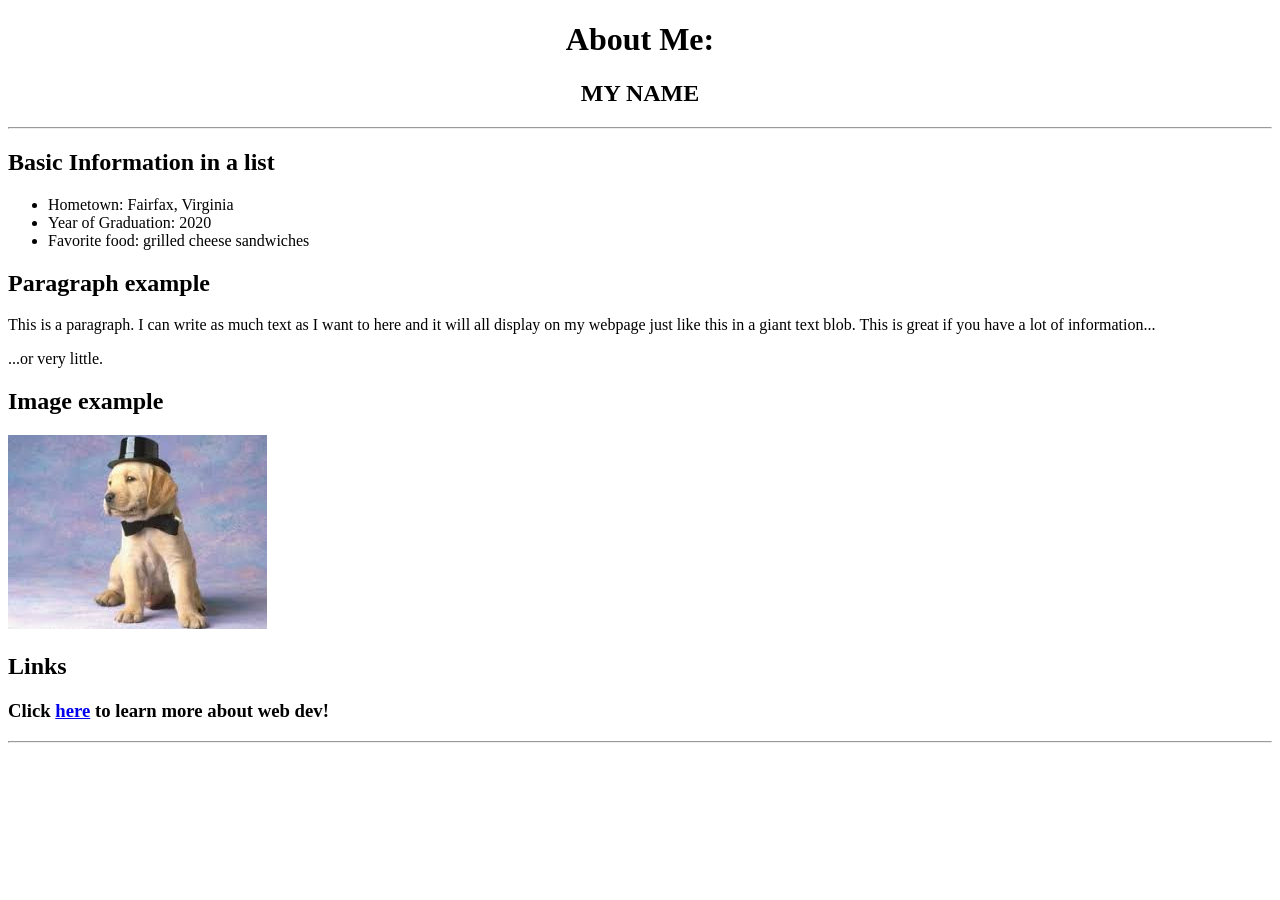
<file: workshop2_aboutMePage/index.html>
<!-- This is a comment. !-->
<!-- We use these so someone can follow along later and understand what we did !-->
<!-- This is the type of file we're looking at !-->
<!DOCTYPE html>
<html lang="en">
    <!--Leave the line below commented out for right now...we'll come back to it:) !-->
<!--     <link rel="stylesheet" href="css/style.css"> -->
    <head>
        <meta charset="utf-8">
        <!--This is the title of your browser tab!-->
        <title>About Me Title</title>
    </head>
    <body>
        <center>
            <!-- TRY: Changing the text below !-->
            <h1>About Me:</h1>
            <!-- TRY: Changing the text below !-->
            <h2>MY NAME</h2>
        </center>

        <hr />
        <!-- An id helps identify a specific element. We'll talk about this more with CSS. !-->
        <h2 id="basicInfo">Basic Information in a list</h2>
        <!-- Here's a bulleted list !-->
        <!-- "<ul>" means that we are starting a list !-->
        <!-- "<li>" this element is the item in the list </li> !-->
        <!-- "</ul>" means that we are done with our list !-->
        <!-- TRY CSS: change "a" to "b" !-->
        <ul class="a">
            <li>Hometown: Fairfax, Virginia</li>
            <li>Year of Graduation: 2020</li>
            <li>Favorite food: grilled cheese sandwiches</li>
        </ul>
        <!-- A class helps to identify specific elements. We'll talk about this more with CSS !-->
        <h2 class="title">Paragraph example</h2>
            <p>
            This is a paragraph. I can write as much text as I want to here and it will all display on my webpage just like this in a giant text blob. This is great if you have a lot of information... 
            </p>
            <p>
            ...or very little.
            </p>
        
        <h2>Image example</h2>
        <!-- TRY: Changing the image on your webpage !-->
        <!-- look through the "images" file and replace "grilledCheese.jpg" with a picture you want! !-->
        <img src="images/puppyMagician.jpeg"/>

        <h2>Links</h2>
        <h3>Click <a href="https://www.w3schools.com/html/">here</a> to learn more about web dev!</h3>
        <hr />

    </body>
</html>
</file>
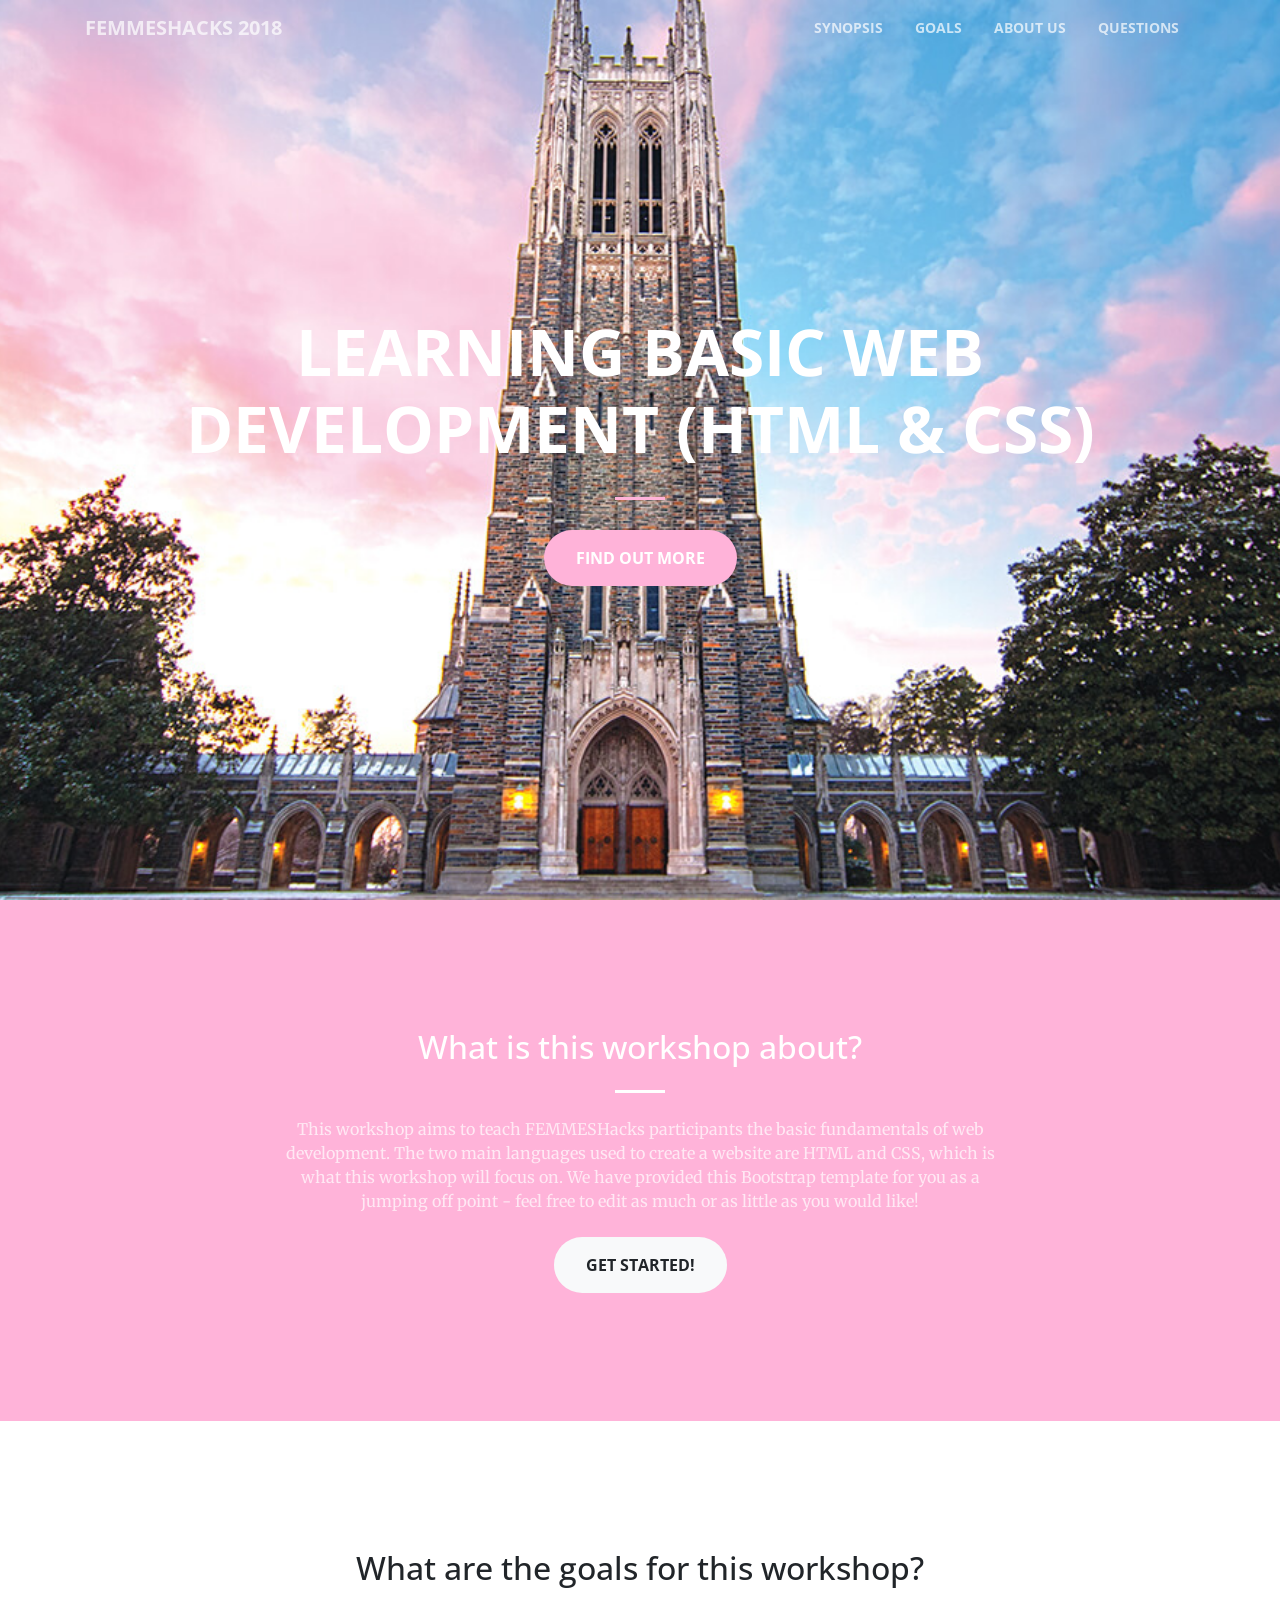
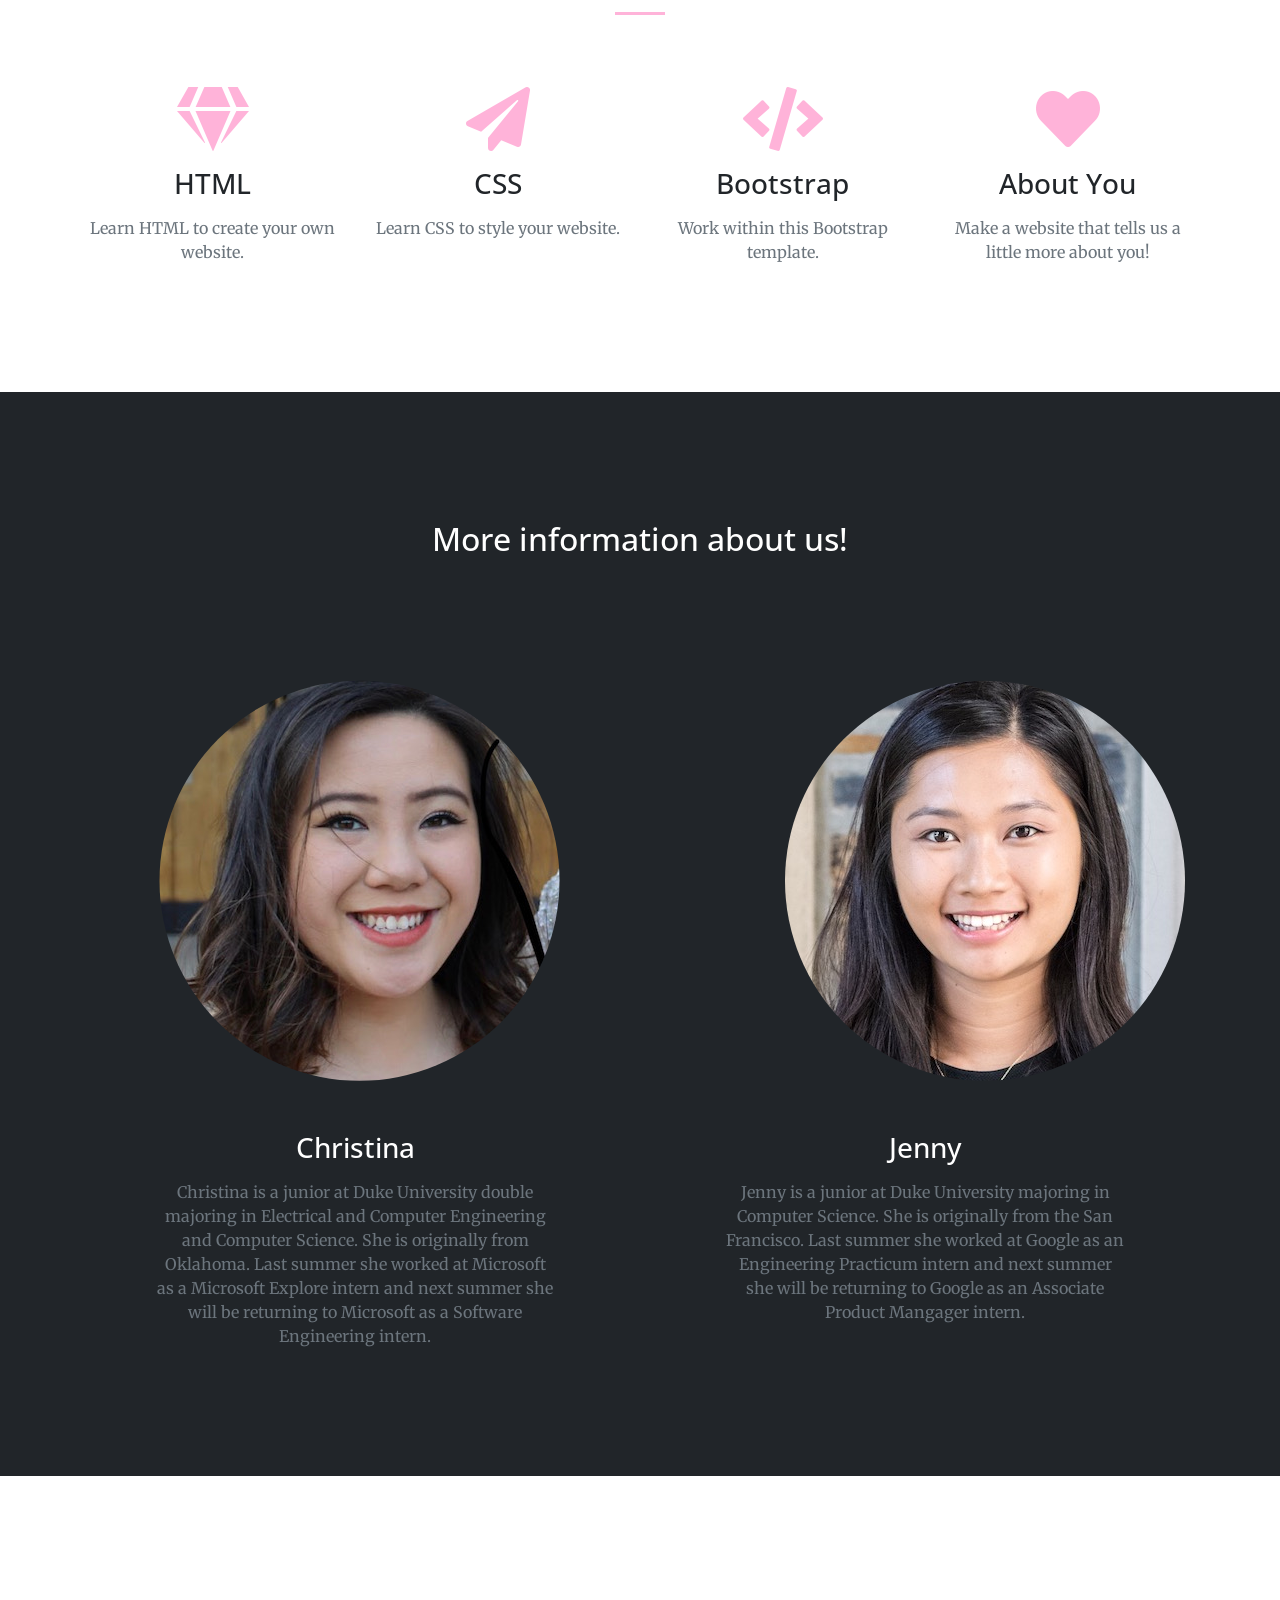
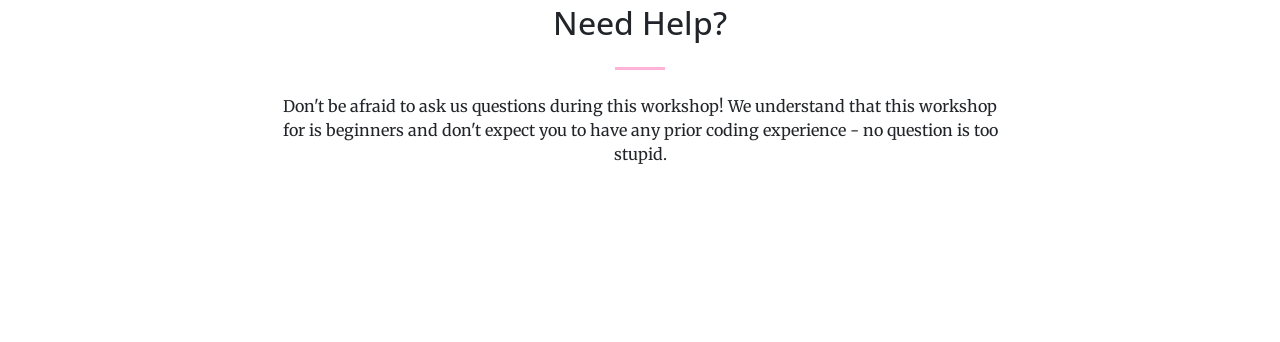
<file: About Me Website/bootstrap template/index.html>
<!-- I know this file looks really big and intimidating - don't worry! This is a free bootstrap template that was available for download. We've highlighted a few key places where you can customize this web page to make it your own !-->

<!DOCTYPE html>
<html lang="en">

  <head>

    <!-- Don't worry about this !-->
    <meta charset="utf-8">
    <meta name="viewport" content="width=device-width, initial-scale=1, shrink-to-fit=no">
    <meta name="description" content="">
    <meta name="author" content="">

    <!-- This is the TITLE of your website! Adjust as you would like !-->
    <title>FEMMESHacks HTML and CSS Workshop</title>

    <!-- Bootstrap core CSS -->
    <link href="vendor/bootstrap/css/bootstrap.min.css" rel="stylesheet">

    <!-- Custom fonts for this template -->
    <link href="vendor/fontawesome-free/css/all.min.css" rel="stylesheet" type="text/css">
    <link href='https://fonts.googleapis.com/css?family=Open+Sans:300italic,400italic,600italic,700italic,800italic,400,300,600,700,800' rel='stylesheet' type='text/css'>
    <link href='https://fonts.googleapis.com/css?family=Merriweather:400,300,300italic,400italic,700,700italic,900,900italic' rel='stylesheet' type='text/css'>

    <!-- Plugin CSS -->
    <link href="vendor/magnific-popup/magnific-popup.css" rel="stylesheet">

    <!-- Custom styles for this template -->
    <!-- <link href="css/creative.min.css" rel="stylesheet"> -->
    <link href="css/creative.css" rel="stylesheet">

  </head>

  <body id="page-top">

    <!-- The code below is for the navigation bar in the top right hand corner -->
    <nav class="navbar navbar-expand-lg navbar-light fixed-top" id="mainNav">
      <div class="container">

        <!-- This is the label that appears in the top left hand corner !-->
        <a class="navbar-brand js-scroll-trigger" href="#page-top">FEMMESHacks 2018</a>
        <button class="navbar-toggler navbar-toggler-right" type="button" data-toggle="collapse" data-target="#navbarResponsive" aria-controls="navbarResponsive" aria-expanded="false" aria-label="Toggle navigation">
          <span class="navbar-toggler-icon"></span>
        </button>

        <!-- These are the navigation links that make up the navigation bar on the top right !-->
        <div class="collapse navbar-collapse" id="navbarResponsive">
          <ul class="navbar-nav ml-auto">
            <li class="nav-item">
              <a class="nav-link js-scroll-trigger" href="#about">Synopsis</a>
            </li>
            <li class="nav-item">
              <a class="nav-link js-scroll-trigger" href="#services">Goals</a>
            </li>
            <li class="nav-item">
              <a class="nav-link js-scroll-trigger" href="#portfolio">About Us</a>
            </li>
            <li class="nav-item">
              <a class="nav-link js-scroll-trigger" href="#contact">Questions</a>
            </li>
          </ul>
        </div>
      </div>
    </nav>

    <!-- This is what first appears on the screen when you navigate to this webpage. This header has a background of the Chapel !-->
    <header class="masthead text-center text-white d-flex">
      <div class="container my-auto">
        <div class="row">
          <div class="col-lg-10 mx-auto">
            <h1 class="text-uppercase">
              <strong>Learning Basic Web Development (HTML & CSS)</strong>
            </h1>
            <hr>
          </div>
          <div class="col-lg-8 mx-auto">
            <!-- <p class="text-black mb-5">This workshop is geared towards people with no prior coding experience and certainly no web development experience! Don't be afraid to ask questions :)</p> -->

            <!-- Link to the Synopsis section in the form of a button !-->
            <a class="btn btn-primary btn-xl js-scroll-trigger" href="#about">Find Out More</a>
          </div>
        </div>
      </div>
    </header>

    <!-- Code for the Synopsis section !-->
    <section class="bg-primary" id="about">
      <div class="container">
        <div class="row">
          <div class="col-lg-8 mx-auto text-center">
            <h2 class="section-heading text-white">What is this workshop about?</h2>
            <hr class="light my-4">
            <p class="text-faded mb-4">This workshop aims to teach FEMMESHacks participants the basic fundamentals of web development. The two main languages used to create a website are HTML and CSS, which is what this workshop will focus on. We have provided this Bootstrap template for you as a jumping off point - feel free to edit as much or as little as you would like!</p>

            <!-- Link to the Goals section !-->
            <a class="btn btn-light btn-xl js-scroll-trigger" href="#services">Get Started!</a>
          </div>
        </div>
      </div>
    </section>

    <!-- Code for the Goals section !-->
    <section id="services">
      <div class="container">
        <div class="row">
          <div class="col-lg-12 text-center">
            <h2 class="section-heading">What are the goals for this workshop?</h2>
            <hr class="my-4">
          </div>
        </div>
      </div>
      <div class="container">
        <div class="row">
          <div class="col-lg-3 col-md-6 text-center">
            <div class="service-box mt-5 mx-auto">
              <!-- Icon !-->
              <i class="fas fa-4x fa-gem text-primary mb-3 sr-icon-1"></i>
              <!-- Subtitle for icon !-->
              <h3 class="mb-3">HTML</h3>
              <!-- Description for Icon !-->
              <p class="text-muted mb-0">Learn HTML to create your own website.</p>
            </div>
          </div>
          <div class="col-lg-3 col-md-6 text-center">
            <div class="service-box mt-5 mx-auto">
              <!-- Icon !-->
              <i class="fas fa-4x fa-paper-plane text-primary mb-3 sr-icon-2"></i>
              <!-- Subtitle !-->
              <h3 class="mb-3">CSS</h3>
              <!-- Description !-->
              <p class="text-muted mb-0">Learn CSS to style your website.</p>
            </div>
          </div>
          <div class="col-lg-3 col-md-6 text-center">
            <div class="service-box mt-5 mx-auto">
              <!-- Icon !-->
              <i class="fas fa-4x fa-code text-primary mb-3 sr-icon-3"></i>
              <!-- Subtitle !-->
              <h3 class="mb-3">Bootstrap</h3>
              <!-- Description !-->
              <p class="text-muted mb-0">Work within this Bootstrap template.</p>
            </div>
          </div>
          <div class="col-lg-3 col-md-6 text-center">
            <div class="service-box mt-5 mx-auto">
              <!-- Icon !-->
              <i class="fas fa-4x fa-heart text-primary mb-3 sr-icon-4"></i>
              <!-- Subtitle !-->
              <h3 class="mb-3">About You</h3>
              <!-- Description !-->
              <p class="text-muted mb-0">Make a website that tells us a little more about you!</p>
            </div>
          </div>
        </div>
      </div>
    </section>

    <!-- Code for the About Us section !-->
    <section class="bg-dark text-white" id="portfolio">
      <div class="container text-center">
        <h2 class="mb-4">More information about us!</h2>
      </div>
      <div class="container">
        <div class="row">
          <!-- Code about Christina !-->
          <div class="col-sm text-center">
            <div class="service-box mt-5 mx-auto">
              <img src="img/christina.jpg" class="clip-circle">
              <h3 class="mb-3">Christina</h3>
              <p class="text-muted mb-0">Christina is a junior at Duke University double majoring in Electrical and Computer Engineering and Computer Science. She is originally from Oklahoma. Last summer she worked at Microsoft as a Microsoft Explore intern and next summer she will be returning to Microsoft as a Software Engineering intern.</p>
            </div>
          </div>

          <!-- Code about Jenny !-->
          <div class="col-sm text-center">
            <div class="service-box mt-5 mx-auto">
              <img src="img/jenny.jpg" class="clip-circle">
              <h3 class="mb-3">Jenny</h3>
              <p class="text-muted mb-0">Jenny is a junior at Duke University majoring in Computer Science. She is originally from the San Francisco. Last summer she worked at Google as an Engineering Practicum intern and next summer she will be returning to Google as an Associate Product Mangager intern.</p>
            </div>
          </div>
        </div>
      </div>
    </section>

    <!-- Code for the Questions section !-->
    <section id="contact">
      <div class="container">
        <div class="row">
          <div class="col-lg-8 mx-auto text-center">
            <h2 class="section-heading">Need Help?</h2>
            <hr class="my-4">
            <p class="mb-5">Don't be afraid to ask us questions during this workshop! We understand that this workshop for is beginners and don't expect you to have any prior coding experience - no question is too stupid.</p>
          </div>
        </div>
      </div>
    </section>

    <!-- Don't worry about any of this !-->
    <!-- Bootstrap core JavaScript -->
    <script src="vendor/jquery/jquery.min.js"></script>
    <script src="vendor/bootstrap/js/bootstrap.bundle.min.js"></script>

    <!-- Plugin JavaScript -->
    <script src="vendor/jquery-easing/jquery.easing.min.js"></script>
    <script src="vendor/scrollreveal/scrollreveal.min.js"></script>
    <script src="vendor/magnific-popup/jquery.magnific-popup.min.js"></script>

    <!-- Custom scripts for this template -->
    <script src="js/creative.min.js"></script>

  </body>

</html>
</file>
<file: workshop2_aboutMePage/css/style.css>
/* This is your css file that helps to style your webpage. Look through the file and 
    find other comments to change the desing of your website!*/ 

/* This is how you create a comment in css! */ 

/* "body" refers to the element that was in between our <body></body> tags in our html file*/ 
/* In this case, it's the "body" of the webpage */ 
body{
    /* TRY: change the background color by replacing "powderblue" with a different color! */
    background-color: powderblue;
}

/* Specify the styling for a certain class of elements using fomrat: ".[class]" */
/* Here we are saying what the styling for the class "title" should be */
.title{
    text-align: center;
    background-color: red;
    color: white;
    padding: 10px;
}

p{
    color: purple; 
}

/* Specify the styling for a certain element with a specific id using format: "#[id]" */
/* In this case, we are giving a color to the element in our html file where id="basicInfo" */
#basicInfo{
    /*TRY: chaning the color of the basicInfo element*/
    color: green;
}

/* TRY: going to your HTML file, and changing <ul class="a"> to <ul class="b"> and see what happens */
ul.a{
    list-style-type: square;
}

ul.b{
    list-style-type: circle;
}
</file>
<file: About Me Website/bootstrap template/vendor/fontawesome-free/css/all.min.css>
/*!
 * Font Awesome Free 5.3.1 by @fontawesome - https://fontawesome.com
 * License - https://fontawesome.com/license/free (Icons: CC BY 4.0, Fonts: SIL OFL 1.1, Code: MIT License)
 */
.fa,.fab,.fal,.far,.fas{-moz-osx-font-smoothing:grayscale;-webkit-font-smoothing:antialiased;display:inline-block;font-style:normal;font-variant:normal;text-rendering:auto;line-height:1}.fa-lg{font-size:1.33333em;line-height:.75em;vertical-align:-.0667em}.fa-xs{font-size:.75em}.fa-sm{font-size:.875em}.fa-1x{font-size:1em}.fa-2x{font-size:2em}.fa-3x{font-size:3em}.fa-4x{font-size:4em}.fa-5x{font-size:5em}.fa-6x{font-size:6em}.fa-7x{font-size:7em}.fa-8x{font-size:8em}.fa-9x{font-size:9em}.fa-10x{font-size:10em}.fa-fw{text-align:center;width:1.25em}.fa-ul{list-style-type:none;margin-left:2.5em;padding-left:0}.fa-ul>li{position:relative}.fa-li{left:-2em;position:absolute;text-align:center;width:2em;line-height:inherit}.fa-border{border:.08em solid #eee;border-radius:.1em;padding:.2em .25em .15em}.fa-pull-left{float:left}.fa-pull-right{float:right}.fa.fa-pull-left,.fab.fa-pull-left,.fal.fa-pull-left,.far.fa-pull-left,.fas.fa-pull-left{margin-right:.3em}.fa.fa-pull-right,.fab.fa-pull-right,.fal.fa-pull-right,.far.fa-pull-right,.fas.fa-pull-right{margin-left:.3em}.fa-spin{animation:fa-spin 2s infinite linear}.fa-pulse{animation:fa-spin 1s infinite steps(8)}@keyframes fa-spin{0%{transform:rotate(0deg)}to{transform:rotate(1turn)}}.fa-rotate-90{-ms-filter:"progid:DXImageTransform.Microsoft.BasicImage(rotation=1)";transform:rotate(90deg)}.fa-rotate-180{-ms-filter:"progid:DXImageTransform.Microsoft.BasicImage(rotation=2)";transform:rotate(180deg)}.fa-rotate-270{-ms-filter:"progid:DXImageTransform.Microsoft.BasicImage(rotation=3)";transform:rotate(270deg)}.fa-flip-horizontal{-ms-filter:"progid:DXImageTransform.Microsoft.BasicImage(rotation=0, mirror=1)";transform:scaleX(-1)}.fa-flip-vertical{transform:scaleY(-1)}.fa-flip-horizontal.fa-flip-vertical,.fa-flip-vertical{-ms-filter:"progid:DXImageTransform.Microsoft.BasicImage(rotation=2, mirror=1)"}.fa-flip-horizontal.fa-flip-vertical{transform:scale(-1)}:root .fa-flip-horizontal,:root .fa-flip-vertical,:root .fa-rotate-90,:root .fa-rotate-180,:root .fa-rotate-270{-webkit-filter:none;filter:none}.fa-stack{display:inline-block;height:2em;line-height:2em;position:relative;vertical-align:middle;width:2em}.fa-stack-1x,.fa-stack-2x{left:0;position:absolute;text-align:center;width:100%}.fa-stack-1x{line-height:inherit}.fa-stack-2x{font-size:2em}.fa-inverse{color:#fff}.fa-500px:before{content:"\f26e"}.fa-accessible-icon:before{content:"\f368"}.fa-accusoft:before{content:"\f369"}.fa-ad:before{content:"\f641"}.fa-address-book:before{content:"\f2b9"}.fa-address-card:before{content:"\f2bb"}.fa-adjust:before{content:"\f042"}.fa-adn:before{content:"\f170"}.fa-adversal:before{content:"\f36a"}.fa-affiliatetheme:before{content:"\f36b"}.fa-air-freshener:before{content:"\f5d0"}.fa-algolia:before{content:"\f36c"}.fa-align-center:before{content:"\f037"}.fa-align-justify:before{content:"\f039"}.fa-align-left:before{content:"\f036"}.fa-align-right:before{content:"\f038"}.fa-alipay:before{content:"\f642"}.fa-allergies:before{content:"\f461"}.fa-amazon:before{content:"\f270"}.fa-amazon-pay:before{content:"\f42c"}.fa-ambulance:before{content:"\f0f9"}.fa-american-sign-language-interpreting:before{content:"\f2a3"}.fa-amilia:before{content:"\f36d"}.fa-anchor:before{content:"\f13d"}.fa-android:before{content:"\f17b"}.fa-angellist:before{content:"\f209"}.fa-angle-double-down:before{content:"\f103"}.fa-angle-double-left:before{content:"\f100"}.fa-angle-double-right:before{content:"\f101"}.fa-angle-double-up:before{content:"\f102"}.fa-angle-down:before{content:"\f107"}.fa-angle-left:before{content:"\f104"}.fa-angle-right:before{content:"\f105"}.fa-angle-up:before{content:"\f106"}.fa-angry:before{content:"\f556"}.fa-angrycreative:before{content:"\f36e"}.fa-angular:before{content:"\f420"}.fa-ankh:before{content:"\f644"}.fa-app-store:before{content:"\f36f"}.fa-app-store-ios:before{content:"\f370"}.fa-apper:before{content:"\f371"}.fa-apple:before{content:"\f179"}.fa-apple-alt:before{content:"\f5d1"}.fa-apple-pay:before{content:"\f415"}.fa-archive:before{content:"\f187"}.fa-archway:before{content:"\f557"}.fa-arrow-alt-circle-down:before{content:"\f358"}.fa-arrow-alt-circle-left:before{content:"\f359"}.fa-arrow-alt-circle-right:before{content:"\f35a"}.fa-arrow-alt-circle-up:before{content:"\f35b"}.fa-arrow-circle-down:before{content:"\f0ab"}.fa-arrow-circle-left:before{content:"\f0a8"}.fa-arrow-circle-right:before{content:"\f0a9"}.fa-arrow-circle-up:before{content:"\f0aa"}.fa-arrow-down:before{content:"\f063"}.fa-arrow-left:before{content:"\f060"}.fa-arrow-right:before{content:"\f061"}.fa-arrow-up:before{content:"\f062"}.fa-arrows-alt:before{content:"\f0b2"}.fa-arrows-alt-h:before{content:"\f337"}.fa-arrows-alt-v:before{content:"\f338"}.fa-assistive-listening-systems:before{content:"\f2a2"}.fa-asterisk:before{content:"\f069"}.fa-asymmetrik:before{content:"\f372"}.fa-at:before{content:"\f1fa"}.fa-atlas:before{content:"\f558"}.fa-atom:before{content:"\f5d2"}.fa-audible:before{content:"\f373"}.fa-audio-description:before{content:"\f29e"}.fa-autoprefixer:before{content:"\f41c"}.fa-avianex:before{content:"\f374"}.fa-aviato:before{content:"\f421"}.fa-award:before{content:"\f559"}.fa-aws:before{content:"\f375"}.fa-backspace:before{content:"\f55a"}.fa-backward:before{content:"\f04a"}.fa-balance-scale:before{content:"\f24e"}.fa-ban:before{content:"\f05e"}.fa-band-aid:before{content:"\f462"}.fa-bandcamp:before{content:"\f2d5"}.fa-barcode:before{content:"\f02a"}.fa-bars:before{content:"\f0c9"}.fa-baseball-ball:before{content:"\f433"}.fa-basketball-ball:before{content:"\f434"}.fa-bath:before{content:"\f2cd"}.fa-battery-empty:before{content:"\f244"}.fa-battery-full:before{content:"\f240"}.fa-battery-half:before{content:"\f242"}.fa-battery-quarter:before{content:"\f243"}.fa-battery-three-quarters:before{content:"\f241"}.fa-bed:before{content:"\f236"}.fa-beer:before{content:"\f0fc"}.fa-behance:before{content:"\f1b4"}.fa-behance-square:before{content:"\f1b5"}.fa-bell:before{content:"\f0f3"}.fa-bell-slash:before{content:"\f1f6"}.fa-bezier-curve:before{content:"\f55b"}.fa-bible:before{content:"\f647"}.fa-bicycle:before{content:"\f206"}.fa-bimobject:before{content:"\f378"}.fa-binoculars:before{content:"\f1e5"}.fa-birthday-cake:before{content:"\f1fd"}.fa-bitbucket:before{content:"\f171"}.fa-bitcoin:before{content:"\f379"}.fa-bity:before{content:"\f37a"}.fa-black-tie:before{content:"\f27e"}.fa-blackberry:before{content:"\f37b"}.fa-blender:before{content:"\f517"}.fa-blind:before{content:"\f29d"}.fa-blogger:before{content:"\f37c"}.fa-blogger-b:before{content:"\f37d"}.fa-bluetooth:before{content:"\f293"}.fa-bluetooth-b:before{content:"\f294"}.fa-bold:before{content:"\f032"}.fa-bolt:before{content:"\f0e7"}.fa-bomb:before{content:"\f1e2"}.fa-bone:before{content:"\f5d7"}.fa-bong:before{content:"\f55c"}.fa-book:before{content:"\f02d"}.fa-book-open:before{content:"\f518"}.fa-book-reader:before{content:"\f5da"}.fa-bookmark:before{content:"\f02e"}.fa-bowling-ball:before{content:"\f436"}.fa-box:before{content:"\f466"}.fa-box-open:before{content:"\f49e"}.fa-boxes:before{content:"\f468"}.fa-braille:before{content:"\f2a1"}.fa-brain:before{content:"\f5dc"}.fa-briefcase:before{content:"\f0b1"}.fa-briefcase-medical:before{content:"\f469"}.fa-broadcast-tower:before{content:"\f519"}.fa-broom:before{content:"\f51a"}.fa-brush:before{content:"\f55d"}.fa-btc:before{content:"\f15a"}.fa-bug:before{content:"\f188"}.fa-building:before{content:"\f1ad"}.fa-bullhorn:before{content:"\f0a1"}.fa-bullseye:before{content:"\f140"}.fa-burn:before{content:"\f46a"}.fa-buromobelexperte:before{content:"\f37f"}.fa-bus:before{content:"\f207"}.fa-bus-alt:before{content:"\f55e"}.fa-business-time:before{content:"\f64a"}.fa-buysellads:before{content:"\f20d"}.fa-calculator:before{content:"\f1ec"}.fa-calendar:before{content:"\f133"}.fa-calendar-alt:before{content:"\f073"}.fa-calendar-check:before{content:"\f274"}.fa-calendar-minus:before{content:"\f272"}.fa-calendar-plus:before{content:"\f271"}.fa-calendar-times:before{content:"\f273"}.fa-camera:before{content:"\f030"}.fa-camera-retro:before{content:"\f083"}.fa-cannabis:before{content:"\f55f"}.fa-capsules:before{content:"\f46b"}.fa-car:before{content:"\f1b9"}.fa-car-alt:before{content:"\f5de"}.fa-car-battery:before{content:"\f5df"}.fa-car-crash:before{content:"\f5e1"}.fa-car-side:before{content:"\f5e4"}.fa-caret-down:before{content:"\f0d7"}.fa-caret-left:before{content:"\f0d9"}.fa-caret-right:before{content:"\f0da"}.fa-caret-square-down:before{content:"\f150"}.fa-caret-square-left:before{content:"\f191"}.fa-caret-square-right:before{content:"\f152"}.fa-caret-square-up:before{content:"\f151"}.fa-caret-up:before{content:"\f0d8"}.fa-cart-arrow-down:before{content:"\f218"}.fa-cart-plus:before{content:"\f217"}.fa-cc-amazon-pay:before{content:"\f42d"}.fa-cc-amex:before{content:"\f1f3"}.fa-cc-apple-pay:before{content:"\f416"}.fa-cc-diners-club:before{content:"\f24c"}.fa-cc-discover:before{content:"\f1f2"}.fa-cc-jcb:before{content:"\f24b"}.fa-cc-mastercard:before{content:"\f1f1"}.fa-cc-paypal:before{content:"\f1f4"}.fa-cc-stripe:before{content:"\f1f5"}.fa-cc-visa:before{content:"\f1f0"}.fa-centercode:before{content:"\f380"}.fa-certificate:before{content:"\f0a3"}.fa-chalkboard:before{content:"\f51b"}.fa-chalkboard-teacher:before{content:"\f51c"}.fa-charging-station:before{content:"\f5e7"}.fa-chart-area:before{content:"\f1fe"}.fa-chart-bar:before{content:"\f080"}.fa-chart-line:before{content:"\f201"}.fa-chart-pie:before{content:"\f200"}.fa-check:before{content:"\f00c"}.fa-check-circle:before{content:"\f058"}.fa-check-double:before{content:"\f560"}.fa-check-square:before{content:"\f14a"}.fa-chess:before{content:"\f439"}.fa-chess-bishop:before{content:"\f43a"}.fa-chess-board:before{content:"\f43c"}.fa-chess-king:before{content:"\f43f"}.fa-chess-knight:before{content:"\f441"}.fa-chess-pawn:before{content:"\f443"}.fa-chess-queen:before{content:"\f445"}.fa-chess-rook:before{content:"\f447"}.fa-chevron-circle-down:before{content:"\f13a"}.fa-chevron-circle-left:before{content:"\f137"}.fa-chevron-circle-right:before{content:"\f138"}.fa-chevron-circle-up:before{content:"\f139"}.fa-chevron-down:before{content:"\f078"}.fa-chevron-left:before{content:"\f053"}.fa-chevron-right:before{content:"\f054"}.fa-chevron-up:before{content:"\f077"}.fa-child:before{content:"\f1ae"}.fa-chrome:before{content:"\f268"}.fa-church:before{content:"\f51d"}.fa-circle:before{content:"\f111"}.fa-circle-notch:before{content:"\f1ce"}.fa-city:before{content:"\f64f"}.fa-clipboard:before{content:"\f328"}.fa-clipboard-check:before{content:"\f46c"}.fa-clipboard-list:before{content:"\f46d"}.fa-clock:before{content:"\f017"}.fa-clone:before{content:"\f24d"}.fa-closed-captioning:before{content:"\f20a"}.fa-cloud:before{content:"\f0c2"}.fa-cloud-download-alt:before{content:"\f381"}.fa-cloud-upload-alt:before{content:"\f382"}.fa-cloudscale:before{content:"\f383"}.fa-cloudsmith:before{content:"\f384"}.fa-cloudversify:before{content:"\f385"}.fa-cocktail:before{content:"\f561"}.fa-code:before{content:"\f121"}.fa-code-branch:before{content:"\f126"}.fa-codepen:before{content:"\f1cb"}.fa-codiepie:before{content:"\f284"}.fa-coffee:before{content:"\f0f4"}.fa-cog:before{content:"\f013"}.fa-cogs:before{content:"\f085"}.fa-coins:before{content:"\f51e"}.fa-columns:before{content:"\f0db"}.fa-comment:before{content:"\f075"}.fa-comment-alt:before{content:"\f27a"}.fa-comment-dollar:before{content:"\f651"}.fa-comment-dots:before{content:"\f4ad"}.fa-comment-slash:before{content:"\f4b3"}.fa-comments:before{content:"\f086"}.fa-comments-dollar:before{content:"\f653"}.fa-compact-disc:before{content:"\f51f"}.fa-compass:before{content:"\f14e"}.fa-compress:before{content:"\f066"}.fa-concierge-bell:before{content:"\f562"}.fa-connectdevelop:before{content:"\f20e"}.fa-contao:before{content:"\f26d"}.fa-cookie:before{content:"\f563"}.fa-cookie-bite:before{content:"\f564"}.fa-copy:before{content:"\f0c5"}.fa-copyright:before{content:"\f1f9"}.fa-couch:before{content:"\f4b8"}.fa-cpanel:before{content:"\f388"}.fa-creative-commons:before{content:"\f25e"}.fa-creative-commons-by:before{content:"\f4e7"}.fa-creative-commons-nc:before{content:"\f4e8"}.fa-creative-commons-nc-eu:before{content:"\f4e9"}.fa-creative-commons-nc-jp:before{content:"\f4ea"}.fa-creative-commons-nd:before{content:"\f4eb"}.fa-creative-commons-pd:before{content:"\f4ec"}.fa-creative-commons-pd-alt:before{content:"\f4ed"}.fa-creative-commons-remix:before{content:"\f4ee"}.fa-creative-commons-sa:before{content:"\f4ef"}.fa-creative-commons-sampling:before{content:"\f4f0"}.fa-creative-commons-sampling-plus:before{content:"\f4f1"}.fa-creative-commons-share:before{content:"\f4f2"}.fa-credit-card:before{content:"\f09d"}.fa-crop:before{content:"\f125"}.fa-crop-alt:before{content:"\f565"}.fa-cross:before{content:"\f654"}.fa-crosshairs:before{content:"\f05b"}.fa-crow:before{content:"\f520"}.fa-crown:before{content:"\f521"}.fa-css3:before{content:"\f13c"}.fa-css3-alt:before{content:"\f38b"}.fa-cube:before{content:"\f1b2"}.fa-cubes:before{content:"\f1b3"}.fa-cut:before{content:"\f0c4"}.fa-cuttlefish:before{content:"\f38c"}.fa-d-and-d:before{content:"\f38d"}.fa-dashcube:before{content:"\f210"}.fa-database:before{content:"\f1c0"}.fa-deaf:before{content:"\f2a4"}.fa-delicious:before{content:"\f1a5"}.fa-deploydog:before{content:"\f38e"}.fa-deskpro:before{content:"\f38f"}.fa-desktop:before{content:"\f108"}.fa-deviantart:before{content:"\f1bd"}.fa-dharmachakra:before{content:"\f655"}.fa-diagnoses:before{content:"\f470"}.fa-dice:before{content:"\f522"}.fa-dice-five:before{content:"\f523"}.fa-dice-four:before{content:"\f524"}.fa-dice-one:before{content:"\f525"}.fa-dice-six:before{content:"\f526"}.fa-dice-three:before{content:"\f527"}.fa-dice-two:before{content:"\f528"}.fa-digg:before{content:"\f1a6"}.fa-digital-ocean:before{content:"\f391"}.fa-digital-tachograph:before{content:"\f566"}.fa-directions:before{content:"\f5eb"}.fa-discord:before{content:"\f392"}.fa-discourse:before{content:"\f393"}.fa-divide:before{content:"\f529"}.fa-dizzy:before{content:"\f567"}.fa-dna:before{content:"\f471"}.fa-dochub:before{content:"\f394"}.fa-docker:before{content:"\f395"}.fa-dollar-sign:before{content:"\f155"}.fa-dolly:before{content:"\f472"}.fa-dolly-flatbed:before{content:"\f474"}.fa-donate:before{content:"\f4b9"}.fa-door-closed:before{content:"\f52a"}.fa-door-open:before{content:"\f52b"}.fa-dot-circle:before{content:"\f192"}.fa-dove:before{content:"\f4ba"}.fa-download:before{content:"\f019"}.fa-draft2digital:before{content:"\f396"}.fa-drafting-compass:before{content:"\f568"}.fa-draw-polygon:before{content:"\f5ee"}.fa-dribbble:before{content:"\f17d"}.fa-dribbble-square:before{content:"\f397"}.fa-dropbox:before{content:"\f16b"}.fa-drum:before{content:"\f569"}.fa-drum-steelpan:before{content:"\f56a"}.fa-drupal:before{content:"\f1a9"}.fa-dumbbell:before{content:"\f44b"}.fa-dyalog:before{content:"\f399"}.fa-earlybirds:before{content:"\f39a"}.fa-ebay:before{content:"\f4f4"}.fa-edge:before{content:"\f282"}.fa-edit:before{content:"\f044"}.fa-eject:before{content:"\f052"}.fa-elementor:before{content:"\f430"}.fa-ellipsis-h:before{content:"\f141"}.fa-ellipsis-v:before{content:"\f142"}.fa-ello:before{content:"\f5f1"}.fa-ember:before{content:"\f423"}.fa-empire:before{content:"\f1d1"}.fa-envelope:before{content:"\f0e0"}.fa-envelope-open:before{content:"\f2b6"}.fa-envelope-open-text:before{content:"\f658"}.fa-envelope-square:before{content:"\f199"}.fa-envira:before{content:"\f299"}.fa-equals:before{content:"\f52c"}.fa-eraser:before{content:"\f12d"}.fa-erlang:before{content:"\f39d"}.fa-ethereum:before{content:"\f42e"}.fa-etsy:before{content:"\f2d7"}.fa-euro-sign:before{content:"\f153"}.fa-exchange-alt:before{content:"\f362"}.fa-exclamation:before{content:"\f12a"}.fa-exclamation-circle:before{content:"\f06a"}.fa-exclamation-triangle:before{content:"\f071"}.fa-expand:before{content:"\f065"}.fa-expand-arrows-alt:before{content:"\f31e"}.fa-expeditedssl:before{content:"\f23e"}.fa-external-link-alt:before{content:"\f35d"}.fa-external-link-square-alt:before{content:"\f360"}.fa-eye:before{content:"\f06e"}.fa-eye-dropper:before{content:"\f1fb"}.fa-eye-slash:before{content:"\f070"}.fa-facebook:before{content:"\f09a"}.fa-facebook-f:before{content:"\f39e"}.fa-facebook-messenger:before{content:"\f39f"}.fa-facebook-square:before{content:"\f082"}.fa-fast-backward:before{content:"\f049"}.fa-fast-forward:before{content:"\f050"}.fa-fax:before{content:"\f1ac"}.fa-feather:before{content:"\f52d"}.fa-feather-alt:before{content:"\f56b"}.fa-female:before{content:"\f182"}.fa-fighter-jet:before{content:"\f0fb"}.fa-file:before{content:"\f15b"}.fa-file-alt:before{content:"\f15c"}.fa-file-archive:before{content:"\f1c6"}.fa-file-audio:before{content:"\f1c7"}.fa-file-code:before{content:"\f1c9"}.fa-file-contract:before{content:"\f56c"}.fa-file-download:before{content:"\f56d"}.fa-file-excel:before{content:"\f1c3"}.fa-file-export:before{content:"\f56e"}.fa-file-image:before{content:"\f1c5"}.fa-file-import:before{content:"\f56f"}.fa-file-invoice:before{content:"\f570"}.fa-file-invoice-dollar:before{content:"\f571"}.fa-file-medical:before{content:"\f477"}.fa-file-medical-alt:before{content:"\f478"}.fa-file-pdf:before{content:"\f1c1"}.fa-file-powerpoint:before{content:"\f1c4"}.fa-file-prescription:before{content:"\f572"}.fa-file-signature:before{content:"\f573"}.fa-file-upload:before{content:"\f574"}.fa-file-video:before{content:"\f1c8"}.fa-file-word:before{content:"\f1c2"}.fa-fill:before{content:"\f575"}.fa-fill-drip:before{content:"\f576"}.fa-film:before{content:"\f008"}.fa-filter:before{content:"\f0b0"}.fa-fingerprint:before{content:"\f577"}.fa-fire:before{content:"\f06d"}.fa-fire-extinguisher:before{content:"\f134"}.fa-firefox:before{content:"\f269"}.fa-first-aid:before{content:"\f479"}.fa-first-order:before{content:"\f2b0"}.fa-first-order-alt:before{content:"\f50a"}.fa-firstdraft:before{content:"\f3a1"}.fa-fish:before{content:"\f578"}.fa-flag:before{content:"\f024"}.fa-flag-checkered:before{content:"\f11e"}.fa-flask:before{content:"\f0c3"}.fa-flickr:before{content:"\f16e"}.fa-flipboard:before{content:"\f44d"}.fa-flushed:before{content:"\f579"}.fa-fly:before{content:"\f417"}.fa-folder:before{content:"\f07b"}.fa-folder-minus:before{content:"\f65d"}.fa-folder-open:before{content:"\f07c"}.fa-folder-plus:before{content:"\f65e"}.fa-font:before{content:"\f031"}.fa-font-awesome:before{content:"\f2b4"}.fa-font-awesome-alt:before{content:"\f35c"}.fa-font-awesome-flag:before{content:"\f425"}.fa-font-awesome-logo-full:before{content:"\f4e6"}.fa-fonticons:before{content:"\f280"}.fa-fonticons-fi:before{content:"\f3a2"}.fa-football-ball:before{content:"\f44e"}.fa-fort-awesome:before{content:"\f286"}.fa-fort-awesome-alt:before{content:"\f3a3"}.fa-forumbee:before{content:"\f211"}.fa-forward:before{content:"\f04e"}.fa-foursquare:before{content:"\f180"}.fa-free-code-camp:before{content:"\f2c5"}.fa-freebsd:before{content:"\f3a4"}.fa-frog:before{content:"\f52e"}.fa-frown:before{content:"\f119"}.fa-frown-open:before{content:"\f57a"}.fa-fulcrum:before{content:"\f50b"}.fa-funnel-dollar:before{content:"\f662"}.fa-futbol:before{content:"\f1e3"}.fa-galactic-republic:before{content:"\f50c"}.fa-galactic-senate:before{content:"\f50d"}.fa-gamepad:before{content:"\f11b"}.fa-gas-pump:before{content:"\f52f"}.fa-gavel:before{content:"\f0e3"}.fa-gem:before{content:"\f3a5"}.fa-genderless:before{content:"\f22d"}.fa-get-pocket:before{content:"\f265"}.fa-gg:before{content:"\f260"}.fa-gg-circle:before{content:"\f261"}.fa-gift:before{content:"\f06b"}.fa-git:before{content:"\f1d3"}.fa-git-square:before{content:"\f1d2"}.fa-github:before{content:"\f09b"}.fa-github-alt:before{content:"\f113"}.fa-github-square:before{content:"\f092"}.fa-gitkraken:before{content:"\f3a6"}.fa-gitlab:before{content:"\f296"}.fa-gitter:before{content:"\f426"}.fa-glass-martini:before{content:"\f000"}.fa-glass-martini-alt:before{content:"\f57b"}.fa-glasses:before{content:"\f530"}.fa-glide:before{content:"\f2a5"}.fa-glide-g:before{content:"\f2a6"}.fa-globe:before{content:"\f0ac"}.fa-globe-africa:before{content:"\f57c"}.fa-globe-americas:before{content:"\f57d"}.fa-globe-asia:before{content:"\f57e"}.fa-gofore:before{content:"\f3a7"}.fa-golf-ball:before{content:"\f450"}.fa-goodreads:before{content:"\f3a8"}.fa-goodreads-g:before{content:"\f3a9"}.fa-google:before{content:"\f1a0"}.fa-google-drive:before{content:"\f3aa"}.fa-google-play:before{content:"\f3ab"}.fa-google-plus:before{content:"\f2b3"}.fa-google-plus-g:before{content:"\f0d5"}.fa-google-plus-square:before{content:"\f0d4"}.fa-google-wallet:before{content:"\f1ee"}.fa-gopuram:before{content:"\f664"}.fa-graduation-cap:before{content:"\f19d"}.fa-gratipay:before{content:"\f184"}.fa-grav:before{content:"\f2d6"}.fa-greater-than:before{content:"\f531"}.fa-greater-than-equal:before{content:"\f532"}.fa-grimace:before{content:"\f57f"}.fa-grin:before{content:"\f580"}.fa-grin-alt:before{content:"\f581"}.fa-grin-beam:before{content:"\f582"}.fa-grin-beam-sweat:before{content:"\f583"}.fa-grin-hearts:before{content:"\f584"}.fa-grin-squint:before{content:"\f585"}.fa-grin-squint-tears:before{content:"\f586"}.fa-grin-stars:before{content:"\f587"}.fa-grin-tears:before{content:"\f588"}.fa-grin-tongue:before{content:"\f589"}.fa-grin-tongue-squint:before{content:"\f58a"}.fa-grin-tongue-wink:before{content:"\f58b"}.fa-grin-wink:before{content:"\f58c"}.fa-grip-horizontal:before{content:"\f58d"}.fa-grip-vertical:before{content:"\f58e"}.fa-gripfire:before{content:"\f3ac"}.fa-grunt:before{content:"\f3ad"}.fa-gulp:before{content:"\f3ae"}.fa-h-square:before{content:"\f0fd"}.fa-hacker-news:before{content:"\f1d4"}.fa-hacker-news-square:before{content:"\f3af"}.fa-hackerrank:before{content:"\f5f7"}.fa-hamsa:before{content:"\f665"}.fa-hand-holding:before{content:"\f4bd"}.fa-hand-holding-heart:before{content:"\f4be"}.fa-hand-holding-usd:before{content:"\f4c0"}.fa-hand-lizard:before{content:"\f258"}.fa-hand-paper:before{content:"\f256"}.fa-hand-peace:before{content:"\f25b"}.fa-hand-point-down:before{content:"\f0a7"}.fa-hand-point-left:before{content:"\f0a5"}.fa-hand-point-right:before{content:"\f0a4"}.fa-hand-point-up:before{content:"\f0a6"}.fa-hand-pointer:before{content:"\f25a"}.fa-hand-rock:before{content:"\f255"}.fa-hand-scissors:before{content:"\f257"}.fa-hand-spock:before{content:"\f259"}.fa-hands:before{content:"\f4c2"}.fa-hands-helping:before{content:"\f4c4"}.fa-handshake:before{content:"\f2b5"}.fa-hashtag:before{content:"\f292"}.fa-haykal:before{content:"\f666"}.fa-hdd:before{content:"\f0a0"}.fa-heading:before{content:"\f1dc"}.fa-headphones:before{content:"\f025"}.fa-headphones-alt:before{content:"\f58f"}.fa-headset:before{content:"\f590"}.fa-heart:before{content:"\f004"}.fa-heartbeat:before{content:"\f21e"}.fa-helicopter:before{content:"\f533"}.fa-highlighter:before{content:"\f591"}.fa-hips:before{content:"\f452"}.fa-hire-a-helper:before{content:"\f3b0"}.fa-history:before{content:"\f1da"}.fa-hockey-puck:before{content:"\f453"}.fa-home:before{content:"\f015"}.fa-hooli:before{content:"\f427"}.fa-hornbill:before{content:"\f592"}.fa-hospital:before{content:"\f0f8"}.fa-hospital-alt:before{content:"\f47d"}.fa-hospital-symbol:before{content:"\f47e"}.fa-hot-tub:before{content:"\f593"}.fa-hotel:before{content:"\f594"}.fa-hotjar:before{content:"\f3b1"}.fa-hourglass:before{content:"\f254"}.fa-hourglass-end:before{content:"\f253"}.fa-hourglass-half:before{content:"\f252"}.fa-hourglass-start:before{content:"\f251"}.fa-houzz:before{content:"\f27c"}.fa-html5:before{content:"\f13b"}.fa-hubspot:before{content:"\f3b2"}.fa-i-cursor:before{content:"\f246"}.fa-id-badge:before{content:"\f2c1"}.fa-id-card:before{content:"\f2c2"}.fa-id-card-alt:before{content:"\f47f"}.fa-image:before{content:"\f03e"}.fa-images:before{content:"\f302"}.fa-imdb:before{content:"\f2d8"}.fa-inbox:before{content:"\f01c"}.fa-indent:before{content:"\f03c"}.fa-industry:before{content:"\f275"}.fa-infinity:before{content:"\f534"}.fa-info:before{content:"\f129"}.fa-info-circle:before{content:"\f05a"}.fa-instagram:before{content:"\f16d"}.fa-internet-explorer:before{content:"\f26b"}.fa-ioxhost:before{content:"\f208"}.fa-italic:before{content:"\f033"}.fa-itunes:before{content:"\f3b4"}.fa-itunes-note:before{content:"\f3b5"}.fa-java:before{content:"\f4e4"}.fa-jedi:before{content:"\f669"}.fa-jedi-order:before{content:"\f50e"}.fa-jenkins:before{content:"\f3b6"}.fa-joget:before{content:"\f3b7"}.fa-joint:before{content:"\f595"}.fa-joomla:before{content:"\f1aa"}.fa-journal-whills:before{content:"\f66a"}.fa-js:before{content:"\f3b8"}.fa-js-square:before{content:"\f3b9"}.fa-jsfiddle:before{content:"\f1cc"}.fa-kaaba:before{content:"\f66b"}.fa-kaggle:before{content:"\f5fa"}.fa-key:before{content:"\f084"}.fa-keybase:before{content:"\f4f5"}.fa-keyboard:before{content:"\f11c"}.fa-keycdn:before{content:"\f3ba"}.fa-khanda:before{content:"\f66d"}.fa-kickstarter:before{content:"\f3bb"}.fa-kickstarter-k:before{content:"\f3bc"}.fa-kiss:before{content:"\f596"}.fa-kiss-beam:before{content:"\f597"}.fa-kiss-wink-heart:before{content:"\f598"}.fa-kiwi-bird:before{content:"\f535"}.fa-korvue:before{content:"\f42f"}.fa-landmark:before{content:"\f66f"}.fa-language:before{content:"\f1ab"}.fa-laptop:before{content:"\f109"}.fa-laptop-code:before{content:"\f5fc"}.fa-laravel:before{content:"\f3bd"}.fa-lastfm:before{content:"\f202"}.fa-lastfm-square:before{content:"\f203"}.fa-laugh:before{content:"\f599"}.fa-laugh-beam:before{content:"\f59a"}.fa-laugh-squint:before{content:"\f59b"}.fa-laugh-wink:before{content:"\f59c"}.fa-layer-group:before{content:"\f5fd"}.fa-leaf:before{content:"\f06c"}.fa-leanpub:before{content:"\f212"}.fa-lemon:before{content:"\f094"}.fa-less:before{content:"\f41d"}.fa-less-than:before{content:"\f536"}.fa-less-than-equal:before{content:"\f537"}.fa-level-down-alt:before{content:"\f3be"}.fa-level-up-alt:before{content:"\f3bf"}.fa-life-ring:before{content:"\f1cd"}.fa-lightbulb:before{content:"\f0eb"}.fa-line:before{content:"\f3c0"}.fa-link:before{content:"\f0c1"}.fa-linkedin:before{content:"\f08c"}.fa-linkedin-in:before{content:"\f0e1"}.fa-linode:before{content:"\f2b8"}.fa-linux:before{content:"\f17c"}.fa-lira-sign:before{content:"\f195"}.fa-list:before{content:"\f03a"}.fa-list-alt:before{content:"\f022"}.fa-list-ol:before{content:"\f0cb"}.fa-list-ul:before{content:"\f0ca"}.fa-location-arrow:before{content:"\f124"}.fa-lock:before{content:"\f023"}.fa-lock-open:before{content:"\f3c1"}.fa-long-arrow-alt-down:before{content:"\f309"}.fa-long-arrow-alt-left:before{content:"\f30a"}.fa-long-arrow-alt-right:before{content:"\f30b"}.fa-long-arrow-alt-up:before{content:"\f30c"}.fa-low-vision:before{content:"\f2a8"}.fa-luggage-cart:before{content:"\f59d"}.fa-lyft:before{content:"\f3c3"}.fa-magento:before{content:"\f3c4"}.fa-magic:before{content:"\f0d0"}.fa-magnet:before{content:"\f076"}.fa-mail-bulk:before{content:"\f674"}.fa-mailchimp:before{content:"\f59e"}.fa-male:before{content:"\f183"}.fa-mandalorian:before{content:"\f50f"}.fa-map:before{content:"\f279"}.fa-map-marked:before{content:"\f59f"}.fa-map-marked-alt:before{content:"\f5a0"}.fa-map-marker:before{content:"\f041"}.fa-map-marker-alt:before{content:"\f3c5"}.fa-map-pin:before{content:"\f276"}.fa-map-signs:before{content:"\f277"}.fa-markdown:before{content:"\f60f"}.fa-marker:before{content:"\f5a1"}.fa-mars:before{content:"\f222"}.fa-mars-double:before{content:"\f227"}.fa-mars-stroke:before{content:"\f229"}.fa-mars-stroke-h:before{content:"\f22b"}.fa-mars-stroke-v:before{content:"\f22a"}.fa-mastodon:before{content:"\f4f6"}.fa-maxcdn:before{content:"\f136"}.fa-medal:before{content:"\f5a2"}.fa-medapps:before{content:"\f3c6"}.fa-medium:before{content:"\f23a"}.fa-medium-m:before{content:"\f3c7"}.fa-medkit:before{content:"\f0fa"}.fa-medrt:before{content:"\f3c8"}.fa-meetup:before{content:"\f2e0"}.fa-megaport:before{content:"\f5a3"}.fa-meh:before{content:"\f11a"}.fa-meh-blank:before{content:"\f5a4"}.fa-meh-rolling-eyes:before{content:"\f5a5"}.fa-memory:before{content:"\f538"}.fa-menorah:before{content:"\f676"}.fa-mercury:before{content:"\f223"}.fa-microchip:before{content:"\f2db"}.fa-microphone:before{content:"\f130"}.fa-microphone-alt:before{content:"\f3c9"}.fa-microphone-alt-slash:before{content:"\f539"}.fa-microphone-slash:before{content:"\f131"}.fa-microscope:before{content:"\f610"}.fa-microsoft:before{content:"\f3ca"}.fa-minus:before{content:"\f068"}.fa-minus-circle:before{content:"\f056"}.fa-minus-square:before{content:"\f146"}.fa-mix:before{content:"\f3cb"}.fa-mixcloud:before{content:"\f289"}.fa-mizuni:before{content:"\f3cc"}.fa-mobile:before{content:"\f10b"}.fa-mobile-alt:before{content:"\f3cd"}.fa-modx:before{content:"\f285"}.fa-monero:before{content:"\f3d0"}.fa-money-bill:before{content:"\f0d6"}.fa-money-bill-alt:before{content:"\f3d1"}.fa-money-bill-wave:before{content:"\f53a"}.fa-money-bill-wave-alt:before{content:"\f53b"}.fa-money-check:before{content:"\f53c"}.fa-money-check-alt:before{content:"\f53d"}.fa-monument:before{content:"\f5a6"}.fa-moon:before{content:"\f186"}.fa-mortar-pestle:before{content:"\f5a7"}.fa-mosque:before{content:"\f678"}.fa-motorcycle:before{content:"\f21c"}.fa-mouse-pointer:before{content:"\f245"}.fa-music:before{content:"\f001"}.fa-napster:before{content:"\f3d2"}.fa-neos:before{content:"\f612"}.fa-neuter:before{content:"\f22c"}.fa-newspaper:before{content:"\f1ea"}.fa-nimblr:before{content:"\f5a8"}.fa-nintendo-switch:before{content:"\f418"}.fa-node:before{content:"\f419"}.fa-node-js:before{content:"\f3d3"}.fa-not-equal:before{content:"\f53e"}.fa-notes-medical:before{content:"\f481"}.fa-npm:before{content:"\f3d4"}.fa-ns8:before{content:"\f3d5"}.fa-nutritionix:before{content:"\f3d6"}.fa-object-group:before{content:"\f247"}.fa-object-ungroup:before{content:"\f248"}.fa-odnoklassniki:before{content:"\f263"}.fa-odnoklassniki-square:before{content:"\f264"}.fa-oil-can:before{content:"\f613"}.fa-old-republic:before{content:"\f510"}.fa-om:before{content:"\f679"}.fa-opencart:before{content:"\f23d"}.fa-openid:before{content:"\f19b"}.fa-opera:before{content:"\f26a"}.fa-optin-monster:before{content:"\f23c"}.fa-osi:before{content:"\f41a"}.fa-outdent:before{content:"\f03b"}.fa-page4:before{content:"\f3d7"}.fa-pagelines:before{content:"\f18c"}.fa-paint-brush:before{content:"\f1fc"}.fa-paint-roller:before{content:"\f5aa"}.fa-palette:before{content:"\f53f"}.fa-palfed:before{content:"\f3d8"}.fa-pallet:before{content:"\f482"}.fa-paper-plane:before{content:"\f1d8"}.fa-paperclip:before{content:"\f0c6"}.fa-parachute-box:before{content:"\f4cd"}.fa-paragraph:before{content:"\f1dd"}.fa-parking:before{content:"\f540"}.fa-passport:before{content:"\f5ab"}.fa-pastafarianism:before{content:"\f67b"}.fa-paste:before{content:"\f0ea"}.fa-patreon:before{content:"\f3d9"}.fa-pause:before{content:"\f04c"}.fa-pause-circle:before{content:"\f28b"}.fa-paw:before{content:"\f1b0"}.fa-paypal:before{content:"\f1ed"}.fa-peace:before{content:"\f67c"}.fa-pen:before{content:"\f304"}.fa-pen-alt:before{content:"\f305"}.fa-pen-fancy:before{content:"\f5ac"}.fa-pen-nib:before{content:"\f5ad"}.fa-pen-square:before{content:"\f14b"}.fa-pencil-alt:before{content:"\f303"}.fa-pencil-ruler:before{content:"\f5ae"}.fa-people-carry:before{content:"\f4ce"}.fa-percent:before{content:"\f295"}.fa-percentage:before{content:"\f541"}.fa-periscope:before{content:"\f3da"}.fa-phabricator:before{content:"\f3db"}.fa-phoenix-framework:before{content:"\f3dc"}.fa-phoenix-squadron:before{content:"\f511"}.fa-phone:before{content:"\f095"}.fa-phone-slash:before{content:"\f3dd"}.fa-phone-square:before{content:"\f098"}.fa-phone-volume:before{content:"\f2a0"}.fa-php:before{content:"\f457"}.fa-pied-piper:before{content:"\f2ae"}.fa-pied-piper-alt:before{content:"\f1a8"}.fa-pied-piper-hat:before{content:"\f4e5"}.fa-pied-piper-pp:before{content:"\f1a7"}.fa-piggy-bank:before{content:"\f4d3"}.fa-pills:before{content:"\f484"}.fa-pinterest:before{content:"\f0d2"}.fa-pinterest-p:before{content:"\f231"}.fa-pinterest-square:before{content:"\f0d3"}.fa-place-of-worship:before{content:"\f67f"}.fa-plane:before{content:"\f072"}.fa-plane-arrival:before{content:"\f5af"}.fa-plane-departure:before{content:"\f5b0"}.fa-play:before{content:"\f04b"}.fa-play-circle:before{content:"\f144"}.fa-playstation:before{content:"\f3df"}.fa-plug:before{content:"\f1e6"}.fa-plus:before{content:"\f067"}.fa-plus-circle:before{content:"\f055"}.fa-plus-square:before{content:"\f0fe"}.fa-podcast:before{content:"\f2ce"}.fa-poll:before{content:"\f681"}.fa-poll-h:before{content:"\f682"}.fa-poo:before{content:"\f2fe"}.fa-poop:before{content:"\f619"}.fa-portrait:before{content:"\f3e0"}.fa-pound-sign:before{content:"\f154"}.fa-power-off:before{content:"\f011"}.fa-pray:before{content:"\f683"}.fa-praying-hands:before{content:"\f684"}.fa-prescription:before{content:"\f5b1"}.fa-prescription-bottle:before{content:"\f485"}.fa-prescription-bottle-alt:before{content:"\f486"}.fa-print:before{content:"\f02f"}.fa-procedures:before{content:"\f487"}.fa-product-hunt:before{content:"\f288"}.fa-project-diagram:before{content:"\f542"}.fa-pushed:before{content:"\f3e1"}.fa-puzzle-piece:before{content:"\f12e"}.fa-python:before{content:"\f3e2"}.fa-qq:before{content:"\f1d6"}.fa-qrcode:before{content:"\f029"}.fa-question:before{content:"\f128"}.fa-question-circle:before{content:"\f059"}.fa-quidditch:before{content:"\f458"}.fa-quinscape:before{content:"\f459"}.fa-quora:before{content:"\f2c4"}.fa-quote-left:before{content:"\f10d"}.fa-quote-right:before{content:"\f10e"}.fa-quran:before{content:"\f687"}.fa-r-project:before{content:"\f4f7"}.fa-random:before{content:"\f074"}.fa-ravelry:before{content:"\f2d9"}.fa-react:before{content:"\f41b"}.fa-readme:before{content:"\f4d5"}.fa-rebel:before{content:"\f1d0"}.fa-receipt:before{content:"\f543"}.fa-recycle:before{content:"\f1b8"}.fa-red-river:before{content:"\f3e3"}.fa-reddit:before{content:"\f1a1"}.fa-reddit-alien:before{content:"\f281"}.fa-reddit-square:before{content:"\f1a2"}.fa-redo:before{content:"\f01e"}.fa-redo-alt:before{content:"\f2f9"}.fa-registered:before{content:"\f25d"}.fa-rendact:before{content:"\f3e4"}.fa-renren:before{content:"\f18b"}.fa-reply:before{content:"\f3e5"}.fa-reply-all:before{content:"\f122"}.fa-replyd:before{content:"\f3e6"}.fa-researchgate:before{content:"\f4f8"}.fa-resolving:before{content:"\f3e7"}.fa-retweet:before{content:"\f079"}.fa-rev:before{content:"\f5b2"}.fa-ribbon:before{content:"\f4d6"}.fa-road:before{content:"\f018"}.fa-robot:before{content:"\f544"}.fa-rocket:before{content:"\f135"}.fa-rocketchat:before{content:"\f3e8"}.fa-rockrms:before{content:"\f3e9"}.fa-route:before{content:"\f4d7"}.fa-rss:before{content:"\f09e"}.fa-rss-square:before{content:"\f143"}.fa-ruble-sign:before{content:"\f158"}.fa-ruler:before{content:"\f545"}.fa-ruler-combined:before{content:"\f546"}.fa-ruler-horizontal:before{content:"\f547"}.fa-ruler-vertical:before{content:"\f548"}.fa-rupee-sign:before{content:"\f156"}.fa-sad-cry:before{content:"\f5b3"}.fa-sad-tear:before{content:"\f5b4"}.fa-safari:before{content:"\f267"}.fa-sass:before{content:"\f41e"}.fa-save:before{content:"\f0c7"}.fa-schlix:before{content:"\f3ea"}.fa-school:before{content:"\f549"}.fa-screwdriver:before{content:"\f54a"}.fa-scribd:before{content:"\f28a"}.fa-search:before{content:"\f002"}.fa-search-dollar:before{content:"\f688"}.fa-search-location:before{content:"\f689"}.fa-search-minus:before{content:"\f010"}.fa-search-plus:before{content:"\f00e"}.fa-searchengin:before{content:"\f3eb"}.fa-seedling:before{content:"\f4d8"}.fa-sellcast:before{content:"\f2da"}.fa-sellsy:before{content:"\f213"}.fa-server:before{content:"\f233"}.fa-servicestack:before{content:"\f3ec"}.fa-shapes:before{content:"\f61f"}.fa-share:before{content:"\f064"}.fa-share-alt:before{content:"\f1e0"}.fa-share-alt-square:before{content:"\f1e1"}.fa-share-square:before{content:"\f14d"}.fa-shekel-sign:before{content:"\f20b"}.fa-shield-alt:before{content:"\f3ed"}.fa-ship:before{content:"\f21a"}.fa-shipping-fast:before{content:"\f48b"}.fa-shirtsinbulk:before{content:"\f214"}.fa-shoe-prints:before{content:"\f54b"}.fa-shopping-bag:before{content:"\f290"}.fa-shopping-basket:before{content:"\f291"}.fa-shopping-cart:before{content:"\f07a"}.fa-shopware:before{content:"\f5b5"}.fa-shower:before{content:"\f2cc"}.fa-shuttle-van:before{content:"\f5b6"}.fa-sign:before{content:"\f4d9"}.fa-sign-in-alt:before{content:"\f2f6"}.fa-sign-language:before{content:"\f2a7"}.fa-sign-out-alt:before{content:"\f2f5"}.fa-signal:before{content:"\f012"}.fa-signature:before{content:"\f5b7"}.fa-simplybuilt:before{content:"\f215"}.fa-sistrix:before{content:"\f3ee"}.fa-sitemap:before{content:"\f0e8"}.fa-sith:before{content:"\f512"}.fa-skull:before{content:"\f54c"}.fa-skyatlas:before{content:"\f216"}.fa-skype:before{content:"\f17e"}.fa-slack:before{content:"\f198"}.fa-slack-hash:before{content:"\f3ef"}.fa-sliders-h:before{content:"\f1de"}.fa-slideshare:before{content:"\f1e7"}.fa-smile:before{content:"\f118"}.fa-smile-beam:before{content:"\f5b8"}.fa-smile-wink:before{content:"\f4da"}.fa-smoking:before{content:"\f48d"}.fa-smoking-ban:before{content:"\f54d"}.fa-snapchat:before{content:"\f2ab"}.fa-snapchat-ghost:before{content:"\f2ac"}.fa-snapchat-square:before{content:"\f2ad"}.fa-snowflake:before{content:"\f2dc"}.fa-socks:before{content:"\f696"}.fa-solar-panel:before{content:"\f5ba"}.fa-sort:before{content:"\f0dc"}.fa-sort-alpha-down:before{content:"\f15d"}.fa-sort-alpha-up:before{content:"\f15e"}.fa-sort-amount-down:before{content:"\f160"}.fa-sort-amount-up:before{content:"\f161"}.fa-sort-down:before{content:"\f0dd"}.fa-sort-numeric-down:before{content:"\f162"}.fa-sort-numeric-up:before{content:"\f163"}.fa-sort-up:before{content:"\f0de"}.fa-soundcloud:before{content:"\f1be"}.fa-spa:before{content:"\f5bb"}.fa-space-shuttle:before{content:"\f197"}.fa-speakap:before{content:"\f3f3"}.fa-spinner:before{content:"\f110"}.fa-splotch:before{content:"\f5bc"}.fa-spotify:before{content:"\f1bc"}.fa-spray-can:before{content:"\f5bd"}.fa-square:before{content:"\f0c8"}.fa-square-full:before{content:"\f45c"}.fa-square-root-alt:before{content:"\f698"}.fa-squarespace:before{content:"\f5be"}.fa-stack-exchange:before{content:"\f18d"}.fa-stack-overflow:before{content:"\f16c"}.fa-stamp:before{content:"\f5bf"}.fa-star:before{content:"\f005"}.fa-star-and-crescent:before{content:"\f699"}.fa-star-half:before{content:"\f089"}.fa-star-half-alt:before{content:"\f5c0"}.fa-star-of-david:before{content:"\f69a"}.fa-star-of-life:before{content:"\f621"}.fa-staylinked:before{content:"\f3f5"}.fa-steam:before{content:"\f1b6"}.fa-steam-square:before{content:"\f1b7"}.fa-steam-symbol:before{content:"\f3f6"}.fa-step-backward:before{content:"\f048"}.fa-step-forward:before{content:"\f051"}.fa-stethoscope:before{content:"\f0f1"}.fa-sticker-mule:before{content:"\f3f7"}.fa-sticky-note:before{content:"\f249"}.fa-stop:before{content:"\f04d"}.fa-stop-circle:before{content:"\f28d"}.fa-stopwatch:before{content:"\f2f2"}.fa-store:before{content:"\f54e"}.fa-store-alt:before{content:"\f54f"}.fa-strava:before{content:"\f428"}.fa-stream:before{content:"\f550"}.fa-street-view:before{content:"\f21d"}.fa-strikethrough:before{content:"\f0cc"}.fa-stripe:before{content:"\f429"}.fa-stripe-s:before{content:"\f42a"}.fa-stroopwafel:before{content:"\f551"}.fa-studiovinari:before{content:"\f3f8"}.fa-stumbleupon:before{content:"\f1a4"}.fa-stumbleupon-circle:before{content:"\f1a3"}.fa-subscript:before{content:"\f12c"}.fa-subway:before{content:"\f239"}.fa-suitcase:before{content:"\f0f2"}.fa-suitcase-rolling:before{content:"\f5c1"}.fa-sun:before{content:"\f185"}.fa-superpowers:before{content:"\f2dd"}.fa-superscript:before{content:"\f12b"}.fa-supple:before{content:"\f3f9"}.fa-surprise:before{content:"\f5c2"}.fa-swatchbook:before{content:"\f5c3"}.fa-swimmer:before{content:"\f5c4"}.fa-swimming-pool:before{content:"\f5c5"}.fa-synagogue:before{content:"\f69b"}.fa-sync:before{content:"\f021"}.fa-sync-alt:before{content:"\f2f1"}.fa-syringe:before{content:"\f48e"}.fa-table:before{content:"\f0ce"}.fa-table-tennis:before{content:"\f45d"}.fa-tablet:before{content:"\f10a"}.fa-tablet-alt:before{content:"\f3fa"}.fa-tablets:before{content:"\f490"}.fa-tachometer-alt:before{content:"\f3fd"}.fa-tag:before{content:"\f02b"}.fa-tags:before{content:"\f02c"}.fa-tape:before{content:"\f4db"}.fa-tasks:before{content:"\f0ae"}.fa-taxi:before{content:"\f1ba"}.fa-teamspeak:before{content:"\f4f9"}.fa-teeth:before{content:"\f62e"}.fa-teeth-open:before{content:"\f62f"}.fa-telegram:before{content:"\f2c6"}.fa-telegram-plane:before{content:"\f3fe"}.fa-tencent-weibo:before{content:"\f1d5"}.fa-terminal:before{content:"\f120"}.fa-text-height:before{content:"\f034"}.fa-text-width:before{content:"\f035"}.fa-th:before{content:"\f00a"}.fa-th-large:before{content:"\f009"}.fa-th-list:before{content:"\f00b"}.fa-the-red-yeti:before{content:"\f69d"}.fa-theater-masks:before{content:"\f630"}.fa-themeco:before{content:"\f5c6"}.fa-themeisle:before{content:"\f2b2"}.fa-thermometer:before{content:"\f491"}.fa-thermometer-empty:before{content:"\f2cb"}.fa-thermometer-full:before{content:"\f2c7"}.fa-thermometer-half:before{content:"\f2c9"}.fa-thermometer-quarter:before{content:"\f2ca"}.fa-thermometer-three-quarters:before{content:"\f2c8"}.fa-thumbs-down:before{content:"\f165"}.fa-thumbs-up:before{content:"\f164"}.fa-thumbtack:before{content:"\f08d"}.fa-ticket-alt:before{content:"\f3ff"}.fa-times:before{content:"\f00d"}.fa-times-circle:before{content:"\f057"}.fa-tint:before{content:"\f043"}.fa-tint-slash:before{content:"\f5c7"}.fa-tired:before{content:"\f5c8"}.fa-toggle-off:before{content:"\f204"}.fa-toggle-on:before{content:"\f205"}.fa-toolbox:before{content:"\f552"}.fa-tooth:before{content:"\f5c9"}.fa-torah:before{content:"\f6a0"}.fa-torii-gate:before{content:"\f6a1"}.fa-trade-federation:before{content:"\f513"}.fa-trademark:before{content:"\f25c"}.fa-traffic-light:before{content:"\f637"}.fa-train:before{content:"\f238"}.fa-transgender:before{content:"\f224"}.fa-transgender-alt:before{content:"\f225"}.fa-trash:before{content:"\f1f8"}.fa-trash-alt:before{content:"\f2ed"}.fa-tree:before{content:"\f1bb"}.fa-trello:before{content:"\f181"}.fa-tripadvisor:before{content:"\f262"}.fa-trophy:before{content:"\f091"}.fa-truck:before{content:"\f0d1"}.fa-truck-loading:before{content:"\f4de"}.fa-truck-monster:before{content:"\f63b"}.fa-truck-moving:before{content:"\f4df"}.fa-truck-pickup:before{content:"\f63c"}.fa-tshirt:before{content:"\f553"}.fa-tty:before{content:"\f1e4"}.fa-tumblr:before{content:"\f173"}.fa-tumblr-square:before{content:"\f174"}.fa-tv:before{content:"\f26c"}.fa-twitch:before{content:"\f1e8"}.fa-twitter:before{content:"\f099"}.fa-twitter-square:before{content:"\f081"}.fa-typo3:before{content:"\f42b"}.fa-uber:before{content:"\f402"}.fa-uikit:before{content:"\f403"}.fa-umbrella:before{content:"\f0e9"}.fa-umbrella-beach:before{content:"\f5ca"}.fa-underline:before{content:"\f0cd"}.fa-undo:before{content:"\f0e2"}.fa-undo-alt:before{content:"\f2ea"}.fa-uniregistry:before{content:"\f404"}.fa-universal-access:before{content:"\f29a"}.fa-university:before{content:"\f19c"}.fa-unlink:before{content:"\f127"}.fa-unlock:before{content:"\f09c"}.fa-unlock-alt:before{content:"\f13e"}.fa-untappd:before{content:"\f405"}.fa-upload:before{content:"\f093"}.fa-usb:before{content:"\f287"}.fa-user:before{content:"\f007"}.fa-user-alt:before{content:"\f406"}.fa-user-alt-slash:before{content:"\f4fa"}.fa-user-astronaut:before{content:"\f4fb"}.fa-user-check:before{content:"\f4fc"}.fa-user-circle:before{content:"\f2bd"}.fa-user-clock:before{content:"\f4fd"}.fa-user-cog:before{content:"\f4fe"}.fa-user-edit:before{content:"\f4ff"}.fa-user-friends:before{content:"\f500"}.fa-user-graduate:before{content:"\f501"}.fa-user-lock:before{content:"\f502"}.fa-user-md:before{content:"\f0f0"}.fa-user-minus:before{content:"\f503"}.fa-user-ninja:before{content:"\f504"}.fa-user-plus:before{content:"\f234"}.fa-user-secret:before{content:"\f21b"}.fa-user-shield:before{content:"\f505"}.fa-user-slash:before{content:"\f506"}.fa-user-tag:before{content:"\f507"}.fa-user-tie:before{content:"\f508"}.fa-user-times:before{content:"\f235"}.fa-users:before{content:"\f0c0"}.fa-users-cog:before{content:"\f509"}.fa-ussunnah:before{content:"\f407"}.fa-utensil-spoon:before{content:"\f2e5"}.fa-utensils:before{content:"\f2e7"}.fa-vaadin:before{content:"\f408"}.fa-vector-square:before{content:"\f5cb"}.fa-venus:before{content:"\f221"}.fa-venus-double:before{content:"\f226"}.fa-venus-mars:before{content:"\f228"}.fa-viacoin:before{content:"\f237"}.fa-viadeo:before{content:"\f2a9"}.fa-viadeo-square:before{content:"\f2aa"}.fa-vial:before{content:"\f492"}.fa-vials:before{content:"\f493"}.fa-viber:before{content:"\f409"}.fa-video:before{content:"\f03d"}.fa-video-slash:before{content:"\f4e2"}.fa-vihara:before{content:"\f6a7"}.fa-vimeo:before{content:"\f40a"}.fa-vimeo-square:before{content:"\f194"}.fa-vimeo-v:before{content:"\f27d"}.fa-vine:before{content:"\f1ca"}.fa-vk:before{content:"\f189"}.fa-vnv:before{content:"\f40b"}.fa-volleyball-ball:before{content:"\f45f"}.fa-volume-down:before{content:"\f027"}.fa-volume-off:before{content:"\f026"}.fa-volume-up:before{content:"\f028"}.fa-vuejs:before{content:"\f41f"}.fa-walking:before{content:"\f554"}.fa-wallet:before{content:"\f555"}.fa-warehouse:before{content:"\f494"}.fa-weebly:before{content:"\f5cc"}.fa-weibo:before{content:"\f18a"}.fa-weight:before{content:"\f496"}.fa-weight-hanging:before{content:"\f5cd"}.fa-weixin:before{content:"\f1d7"}.fa-whatsapp:before{content:"\f232"}.fa-whatsapp-square:before{content:"\f40c"}.fa-wheelchair:before{content:"\f193"}.fa-whmcs:before{content:"\f40d"}.fa-wifi:before{content:"\f1eb"}.fa-wikipedia-w:before{content:"\f266"}.fa-window-close:before{content:"\f410"}.fa-window-maximize:before{content:"\f2d0"}.fa-window-minimize:before{content:"\f2d1"}.fa-window-restore:before{content:"\f2d2"}.fa-windows:before{content:"\f17a"}.fa-wine-glass:before{content:"\f4e3"}.fa-wine-glass-alt:before{content:"\f5ce"}.fa-wix:before{content:"\f5cf"}.fa-wolf-pack-battalion:before{content:"\f514"}.fa-won-sign:before{content:"\f159"}.fa-wordpress:before{content:"\f19a"}.fa-wordpress-simple:before{content:"\f411"}.fa-wpbeginner:before{content:"\f297"}.fa-wpexplorer:before{content:"\f2de"}.fa-wpforms:before{content:"\f298"}.fa-wrench:before{content:"\f0ad"}.fa-x-ray:before{content:"\f497"}.fa-xbox:before{content:"\f412"}.fa-xing:before{content:"\f168"}.fa-xing-square:before{content:"\f169"}.fa-y-combinator:before{content:"\f23b"}.fa-yahoo:before{content:"\f19e"}.fa-yandex:before{content:"\f413"}.fa-yandex-international:before{content:"\f414"}.fa-yelp:before{content:"\f1e9"}.fa-yen-sign:before{content:"\f157"}.fa-yin-yang:before{content:"\f6ad"}.fa-yoast:before{content:"\f2b1"}.fa-youtube:before{content:"\f167"}.fa-youtube-square:before{content:"\f431"}.fa-zhihu:before{content:"\f63f"}.sr-only{border:0;clip:rect(0,0,0,0);height:1px;margin:-1px;overflow:hidden;padding:0;position:absolute;width:1px}.sr-only-focusable:active,.sr-only-focusable:focus{clip:auto;height:auto;margin:0;overflow:visible;position:static;width:auto}@font-face{font-family:"Font Awesome 5 Brands";font-style:normal;font-weight:normal;src:url(../webfonts/fa-brands-400.eot);src:url(../webfonts/fa-brands-400.eot?#iefix) format("embedded-opentype"),url(../webfonts/fa-brands-400.woff2) format("woff2"),url(../webfonts/fa-brands-400.woff) format("woff"),url(../webfonts/fa-brands-400.ttf) format("truetype"),url(../webfonts/fa-brands-400.svg#fontawesome) format("svg")}.fab{font-family:"Font Awesome 5 Brands"}@font-face{font-family:"Font Awesome 5 Free";font-style:normal;font-weight:400;src:url(../webfonts/fa-regular-400.eot);src:url(../webfonts/fa-regular-400.eot?#iefix) format("embedded-opentype"),url(../webfonts/fa-regular-400.woff2) format("woff2"),url(../webfonts/fa-regular-400.woff) format("woff"),url(../webfonts/fa-regular-400.ttf) format("truetype"),url(../webfonts/fa-regular-400.svg#fontawesome) format("svg")}.far{font-weight:400}@font-face{font-family:"Font Awesome 5 Free";font-style:normal;font-weight:900;src:url(../webfonts/fa-solid-900.eot);src:url(../webfonts/fa-solid-900.eot?#iefix) format("embedded-opentype"),url(../webfonts/fa-solid-900.woff2) format("woff2"),url(../webfonts/fa-solid-900.woff) format("woff"),url(../webfonts/fa-solid-900.ttf) format("truetype"),url(../webfonts/fa-solid-900.svg#fontawesome) format("svg")}.fa,.far,.fas{font-family:"Font Awesome 5 Free"}.fa,.fas{font-weight:900}
</file>
<file: About Me Website/bootstrap template/css/creative.min.css>
/*!
 * Start Bootstrap - Creative v5.0.1 (https://startbootstrap.com/template-overviews/creative)
 * Copyright 2013-2018 Start Bootstrap
 * Licensed under MIT (https://github.com/BlackrockDigital/startbootstrap-creative/blob/master/LICENSE)
 */body,html{width:100%;height:100%}body{font-family:Merriweather,'Helvetica Neue',Arial,sans-serif}hr{max-width:50px;border-width:3px;border-color:#ffb3d9}hr.light{border-color:#fff}a{color:#ffb3d9;-webkit-transition:all .2s;transition:all .2s}a:hover{color:#ffb3d9}h1,h2,h3,h4,h5,h6{font-family:'Open Sans','Helvetica Neue',Arial,sans-serif}.bg-primary{background-color:#ffb3d9!important}.bg-dark{background-color:#212529!important}.text-faded{color:rgba(255,255,255,.7)}section{padding:8rem 0}.section-heading{margin-top:0}::-moz-selection{color:#fff;background:#212529;text-shadow:none}::selection{color:#fff;background:#212529;text-shadow:none}img::-moz-selection{color:#fff;background:0 0}img::selection{color:#fff;background:0 0}img::-moz-selection{color:#fff;background:0 0}#mainNav{border-bottom:1px solid rgba(33,37,41,.1);background-color:#fff;font-family:'Open Sans','Helvetica Neue',Arial,sans-serif;-webkit-transition:all .2s;transition:all .2s}#mainNav .navbar-brand{font-weight:700;text-transform:uppercase;color:#ffb3d9;font-family:'Open Sans','Helvetica Neue',Arial,sans-serif}#mainNav .navbar-brand:focus,#mainNav .navbar-brand:hover{color:#ffb3d9}#mainNav .navbar-nav>li.nav-item>a.nav-link,#mainNav .navbar-nav>li.nav-item>a.nav-link:focus{font-size:.9rem;font-weight:700;text-transform:uppercase;color:#212529}#mainNav .navbar-nav>li.nav-item>a.nav-link:focus:hover,#mainNav .navbar-nav>li.nav-item>a.nav-link:hover{color:#ffb3d9}#mainNav .navbar-nav>li.nav-item>a.nav-link.active,#mainNav .navbar-nav>li.nav-item>a.nav-link:focus.active{color:#ffb3d9!important;background-color:transparent}#mainNav .navbar-nav>li.nav-item>a.nav-link.active:hover,#mainNav .navbar-nav>li.nav-item>a.nav-link:focus.active:hover{background-color:transparent}@media (min-width:992px){#mainNav{border-color:transparent;background-color:transparent}#mainNav .navbar-brand{color:rgba(255,255,255,.7)}#mainNav .navbar-brand:focus,#mainNav .navbar-brand:hover{color:#fff}#mainNav .navbar-nav>li.nav-item>a.nav-link{padding:.5rem 1rem}#mainNav .navbar-nav>li.nav-item>a.nav-link,#mainNav .navbar-nav>li.nav-item>a.nav-link:focus{color:rgba(255,255,255,.7)}#mainNav .navbar-nav>li.nav-item>a.nav-link:focus:hover,#mainNav .navbar-nav>li.nav-item>a.nav-link:hover{color:#fff}#mainNav.navbar-shrink{border-bottom:1px solid rgba(33,37,41,.1);background-color:#fff}#mainNav.navbar-shrink .navbar-brand{color:#ffb3d9}#mainNav.navbar-shrink .navbar-brand:focus,#mainNav.navbar-shrink .navbar-brand:hover{color:#ffb3d9}#mainNav.navbar-shrink .navbar-nav>li.nav-item>a.nav-link,#mainNav.navbar-shrink .navbar-nav>li.nav-item>a.nav-link:focus{color:#212529}#mainNav.navbar-shrink .navbar-nav>li.nav-item>a.nav-link:focus:hover,#mainNav.navbar-shrink .navbar-nav>li.nav-item>a.nav-link:hover{color:#ffb3d9}}header.masthead{padding-top:10rem;padding-bottom:calc(10rem - 56px);background-image:url(../img/header.jpg);background-position:center center;background-size:cover}header.masthead hr{margin-top:30px;margin-bottom:30px}header.masthead h1{font-size:2rem}header.masthead p{font-weight:300}@media (min-width:768px){header.masthead p{font-size:1.15rem}}@media (min-width:992px){header.masthead{height:100vh;min-height:650px;padding-top:0;padding-bottom:0}header.masthead h1{font-size:3rem}}@media (min-width:1200px){header.masthead h1{font-size:4rem}}.service-box{max-width:400px}.portfolio-box{position:relative;display:block;max-width:650px;margin:0 auto}.portfolio-box .portfolio-box-caption{position:absolute;bottom:0;display:block;width:100%;height:100%;text-align:center;opacity:0;color:#fff;background:rgba(240,95,64,.9);-webkit-transition:all .2s;transition:all .2s}.portfolio-box .portfolio-box-caption .portfolio-box-caption-content{position:absolute;top:50%;width:100%;-webkit-transform:translateY(-50%);transform:translateY(-50%);text-align:center}.portfolio-box .portfolio-box-caption .portfolio-box-caption-content .project-category,.portfolio-box .portfolio-box-caption .portfolio-box-caption-content .project-name{padding:0 15px;font-family:'Open Sans','Helvetica Neue',Arial,sans-serif}.portfolio-box .portfolio-box-caption .portfolio-box-caption-content .project-category{font-size:14px;font-weight:600;text-transform:uppercase}.portfolio-box .portfolio-box-caption .portfolio-box-caption-content .project-name{font-size:18px}.portfolio-box:hover .portfolio-box-caption{opacity:1}.portfolio-box:focus{outline:0}@media (min-width:768px){.portfolio-box .portfolio-box-caption .portfolio-box-caption-content .project-category{font-size:16px}.portfolio-box .portfolio-box-caption .portfolio-box-caption-content .project-name{font-size:22px}}.text-primary{color:#ffb3d9!important}.btn{font-weight:700;text-transform:uppercase;border:none;border-radius:300px;font-family:'Open Sans','Helvetica Neue',Arial,sans-serif}.btn-xl{padding:1rem 2rem}.btn-primary{background-color:#ffb3d9;border-color:#ffb3d9}.btn-primary:active,.btn-primary:focus,.btn-primary:hover{color:#fff;background-color:#ee4b28!important}.btn-primary:active,.btn-primary:focus{-webkit-box-shadow:0 0 0 .2rem rgba(240,95,64,.5)!important;box-shadow:0 0 0 .2rem rgba(240,95,64,.5)!important}
</file>
<file: About Me Website/bootstrap template/css/creative.css>
/*!
 * Start Bootstrap - Creative v5.0.1 (https://startbootstrap.com/template-overviews/creative)
 * Copyright 2013-2018 Start Bootstrap
 * Licensed under MIT (https://github.com/BlackrockDigital/startbootstrap-creative/blob/master/LICENSE)
 */

body,
html {
  width: 100%;
  height: 100%;
}

body {
  font-family: 'Merriweather', 'Helvetica Neue', Arial, sans-serif;
}

hr {
  max-width: 50px;
  border-width: 3px;
  border-color: #ffb3d9;
}

hr.light {
  border-color: #fff;
}

a {
  color: #ffb3d9;
  -webkit-transition: all 0.2s;
  transition: all 0.2s;
}

a:hover {
  color: #ffb3d9;
}

h1,
h2,
h3,
h4,
h5,
h6 {
  font-family: 'Open Sans', 'Helvetica Neue', Arial, sans-serif;
}

.bg-primary {
  background-color: #ffb3d9 !important;
}

.bg-dark {
  background-color: #212529 !important;
}

.text-faded {
  color: rgba(255, 255, 255, 0.7);
}

.text-black {
  color: rbga(0, 0, 0. 1);
}

section {
  padding: 8rem 0;
}

.section-heading {
  margin-top: 0;
}

::-moz-selection {
  color: #fff;
  background: #212529;
  text-shadow: none;
}

::selection {
  color: #fff;
  background: #212529;
  text-shadow: none;
}

img::-moz-selection {
  color: #fff;
  background: transparent;
}

img::selection {
  color: #fff;
  background: transparent;
}

img::-moz-selection {
  color: #fff;
  background: transparent;
}

#mainNav {
  border-bottom: 1px solid rgba(33, 37, 41, 0.1);
  background-color: #fff;
  font-family: 'Open Sans', 'Helvetica Neue', Arial, sans-serif;
  -webkit-transition: all 0.2s;
  transition: all 0.2s;
}

#mainNav .navbar-brand {
  font-weight: 700;
  text-transform: uppercase;
  color: #ffb3d9;
  font-family: 'Open Sans', 'Helvetica Neue', Arial, sans-serif;
}

#mainNav .navbar-brand:focus, #mainNav .navbar-brand:hover {
  color: #ffb3d9;
}

#mainNav .navbar-nav > li.nav-item > a.nav-link,
#mainNav .navbar-nav > li.nav-item > a.nav-link:focus {
  font-size: .9rem;
  font-weight: 700;
  text-transform: uppercase;
  color: #212529;
}

#mainNav .navbar-nav > li.nav-item > a.nav-link:hover,
#mainNav .navbar-nav > li.nav-item > a.nav-link:focus:hover {
  color: #ffb3d9;
}

#mainNav .navbar-nav > li.nav-item > a.nav-link.active,
#mainNav .navbar-nav > li.nav-item > a.nav-link:focus.active {
  color: #ffb3d9 !important;
  background-color: transparent;
}

#mainNav .navbar-nav > li.nav-item > a.nav-link.active:hover,
#mainNav .navbar-nav > li.nav-item > a.nav-link:focus.active:hover {
  background-color: transparent;
}

@media (min-width: 992px) {
  #mainNav {
    border-color: transparent;
    background-color: transparent;
  }
  #mainNav .navbar-brand {
    color: rgba(255, 255, 255, 0.7);
  }
  #mainNav .navbar-brand:focus, #mainNav .navbar-brand:hover {
    color: #fff;
  }
  #mainNav .navbar-nav > li.nav-item > a.nav-link {
    padding: 0.5rem 1rem;
  }
  #mainNav .navbar-nav > li.nav-item > a.nav-link,
  #mainNav .navbar-nav > li.nav-item > a.nav-link:focus {
    color: rgba(255, 255, 255, 0.7);
  }
  #mainNav .navbar-nav > li.nav-item > a.nav-link:hover,
  #mainNav .navbar-nav > li.nav-item > a.nav-link:focus:hover {
    color: #fff;
  }
  #mainNav.navbar-shrink {
    border-bottom: 1px solid rgba(33, 37, 41, 0.1);
    background-color: #fff;
  }
  #mainNav.navbar-shrink .navbar-brand {
    color: #ffb3d9;
  }
  #mainNav.navbar-shrink .navbar-brand:focus, #mainNav.navbar-shrink .navbar-brand:hover {
    color: #ffb3d9;
  }
  #mainNav.navbar-shrink .navbar-nav > li.nav-item > a.nav-link,
  #mainNav.navbar-shrink .navbar-nav > li.nav-item > a.nav-link:focus {
    color: #ffb3d9;
  }
  #mainNav.navbar-shrink .navbar-nav > li.nav-item > a.nav-link:hover,
  #mainNav.navbar-shrink .navbar-nav > li.nav-item > a.nav-link:focus:hover {
    color: #ffb3d9;
  }
}

header.masthead {
  padding-top: 10rem;
  padding-bottom: calc(10rem - 56px);
  /*This is where you set your background image for the header*/
  background-image: url("../img/chapel.jpg");
  background-position: center center;
  background-size: cover;
}

header.masthead hr {
  margin-top: 30px;
  margin-bottom: 30px;
}

header.masthead h1 {
  font-size: 2rem;
}

header.masthead p {
  font-weight: 300;
}

@media (min-width: 768px) {
  header.masthead p {
    font-size: 1.15rem;
  }
}

@media (min-width: 992px) {
  header.masthead {
    height: 100vh;
    min-height: 650px;
    padding-top: 0;
    padding-bottom: 0;
  }
  header.masthead h1 {
    font-size: 3rem;
  }
}

@media (min-width: 1200px) {
  header.masthead h1 {
    font-size: 4rem;
  }
}

.service-box {
  max-width: 400px;
}

.portfolio-box {
  position: relative;
  display: block;
  max-width: 650px;
  margin: 0 auto;
}

.portfolio-box .portfolio-box-caption {
  position: absolute;
  bottom: 0;
  display: block;
  width: 100%;
  height: 100%;
  text-align: center;
  opacity: 0;
  color: #fff;
  background: rgba(240, 95, 64, 0.9);
  -webkit-transition: all 0.2s;
  transition: all 0.2s;
}

.portfolio-box .portfolio-box-caption .portfolio-box-caption-content {
  position: absolute;
  top: 50%;
  width: 100%;
  -webkit-transform: translateY(-50%);
  transform: translateY(-50%);
  text-align: center;
}

.portfolio-box .portfolio-box-caption .portfolio-box-caption-content .project-category,
.portfolio-box .portfolio-box-caption .portfolio-box-caption-content .project-name {
  padding: 0 15px;
  font-family: 'Open Sans', 'Helvetica Neue', Arial, sans-serif;
}

.portfolio-box .portfolio-box-caption .portfolio-box-caption-content .project-category {
  font-size: 14px;
  font-weight: 600;
  text-transform: uppercase;
}

.portfolio-box .portfolio-box-caption .portfolio-box-caption-content .project-name {
  font-size: 18px;
}

.portfolio-box:hover .portfolio-box-caption {
  opacity: 1;
}

.portfolio-box:focus {
  outline: none;
}

@media (min-width: 768px) {
  .portfolio-box .portfolio-box-caption .portfolio-box-caption-content .project-category {
    font-size: 16px;
  }
  .portfolio-box .portfolio-box-caption .portfolio-box-caption-content .project-name {
    font-size: 22px;
  }
}

.text-primary {
  color: #ffb3d9 !important;
}

.btn {
  font-weight: 700;
  text-transform: uppercase;
  border: none;
  border-radius: 300px;
  font-family: 'Open Sans', 'Helvetica Neue', Arial, sans-serif;
}

.btn-xl {
  padding: 1rem 2rem;
}

.btn-primary {
  background-color: #ffb3d9;
  border-color: #ffb3d9;
}

.btn-primary:hover, .btn-primary:focus, .btn-primary:active {
  color: #fff;
  background-color: #ee4b28 !important;
}

.btn-primary:active, .btn-primary:focus {
  -webkit-box-shadow: 0 0 0 0.2rem rgba(240, 95, 64, 0.5) !important;
  box-shadow: 0 0 0 0.2rem rgba(240, 95, 64, 0.5) !important;
}

.clip-circle {
  clip-path: circle(200px at center);
}
</file>
